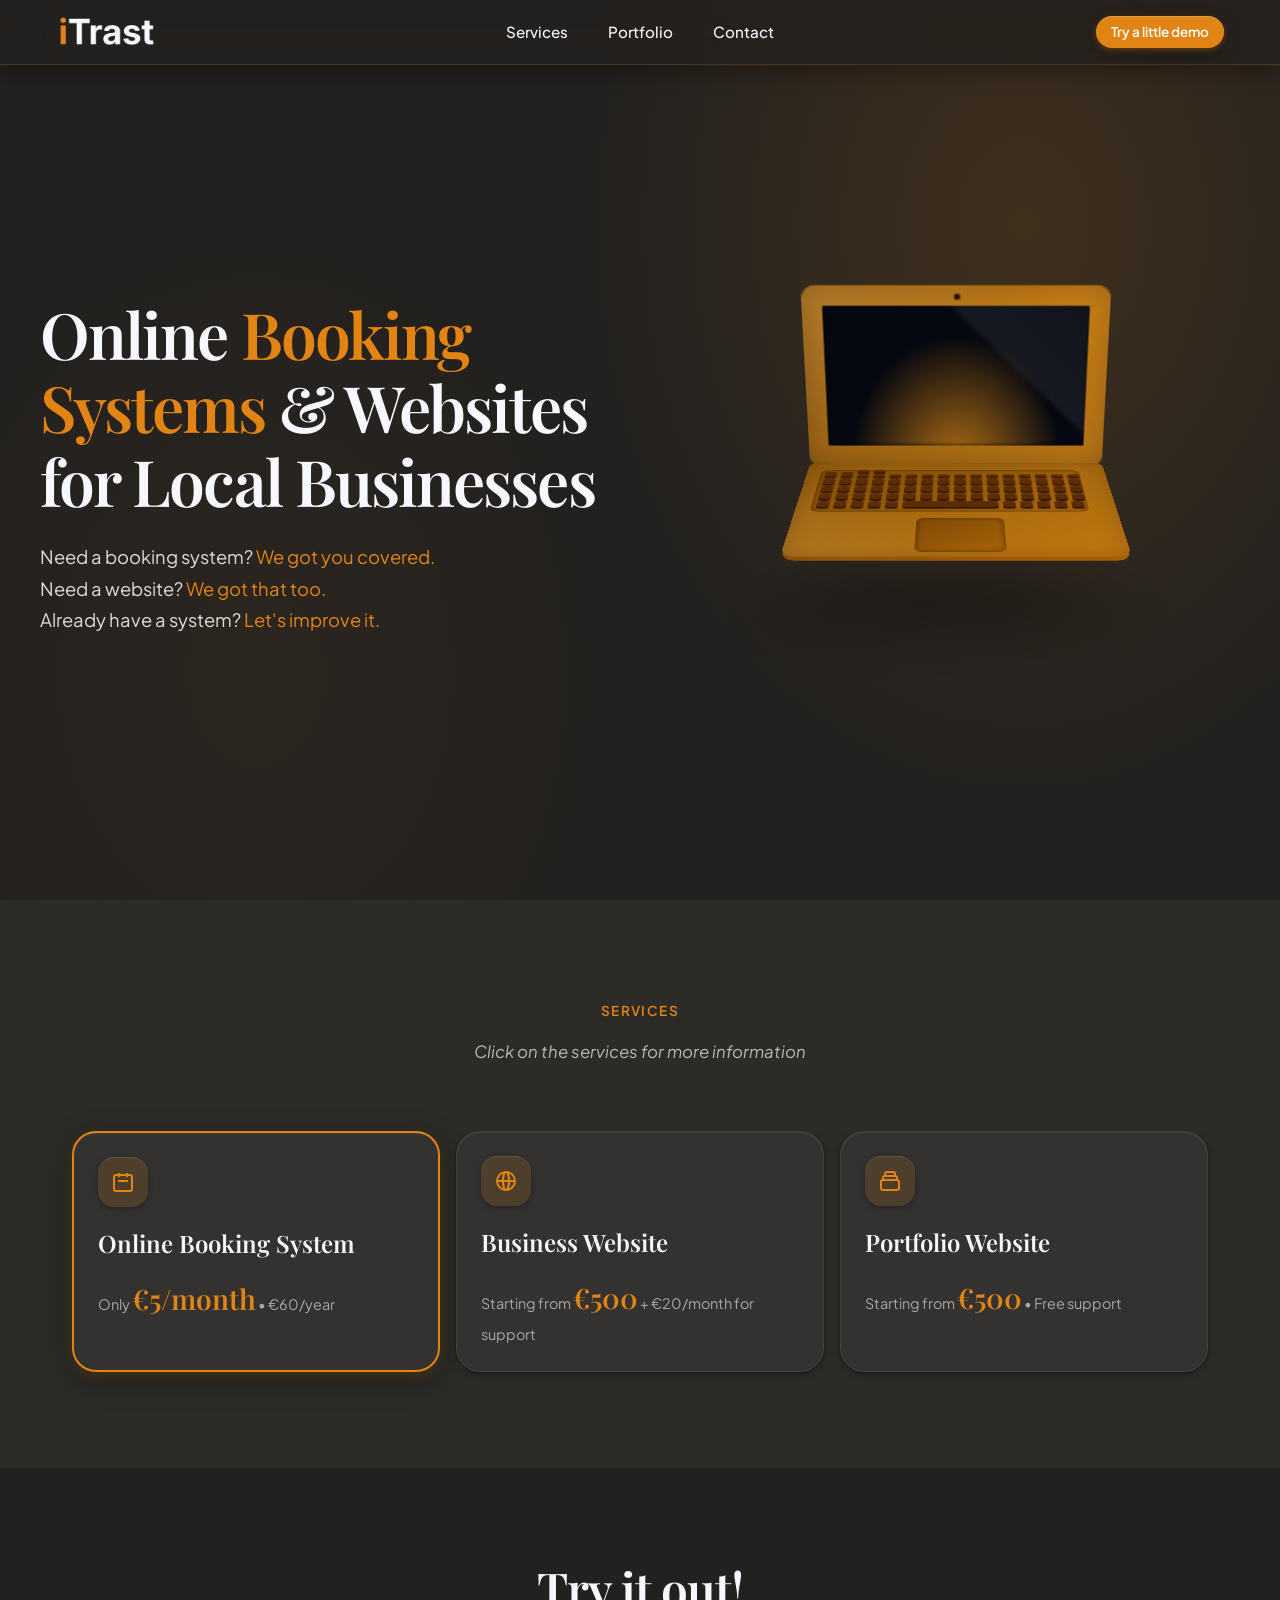
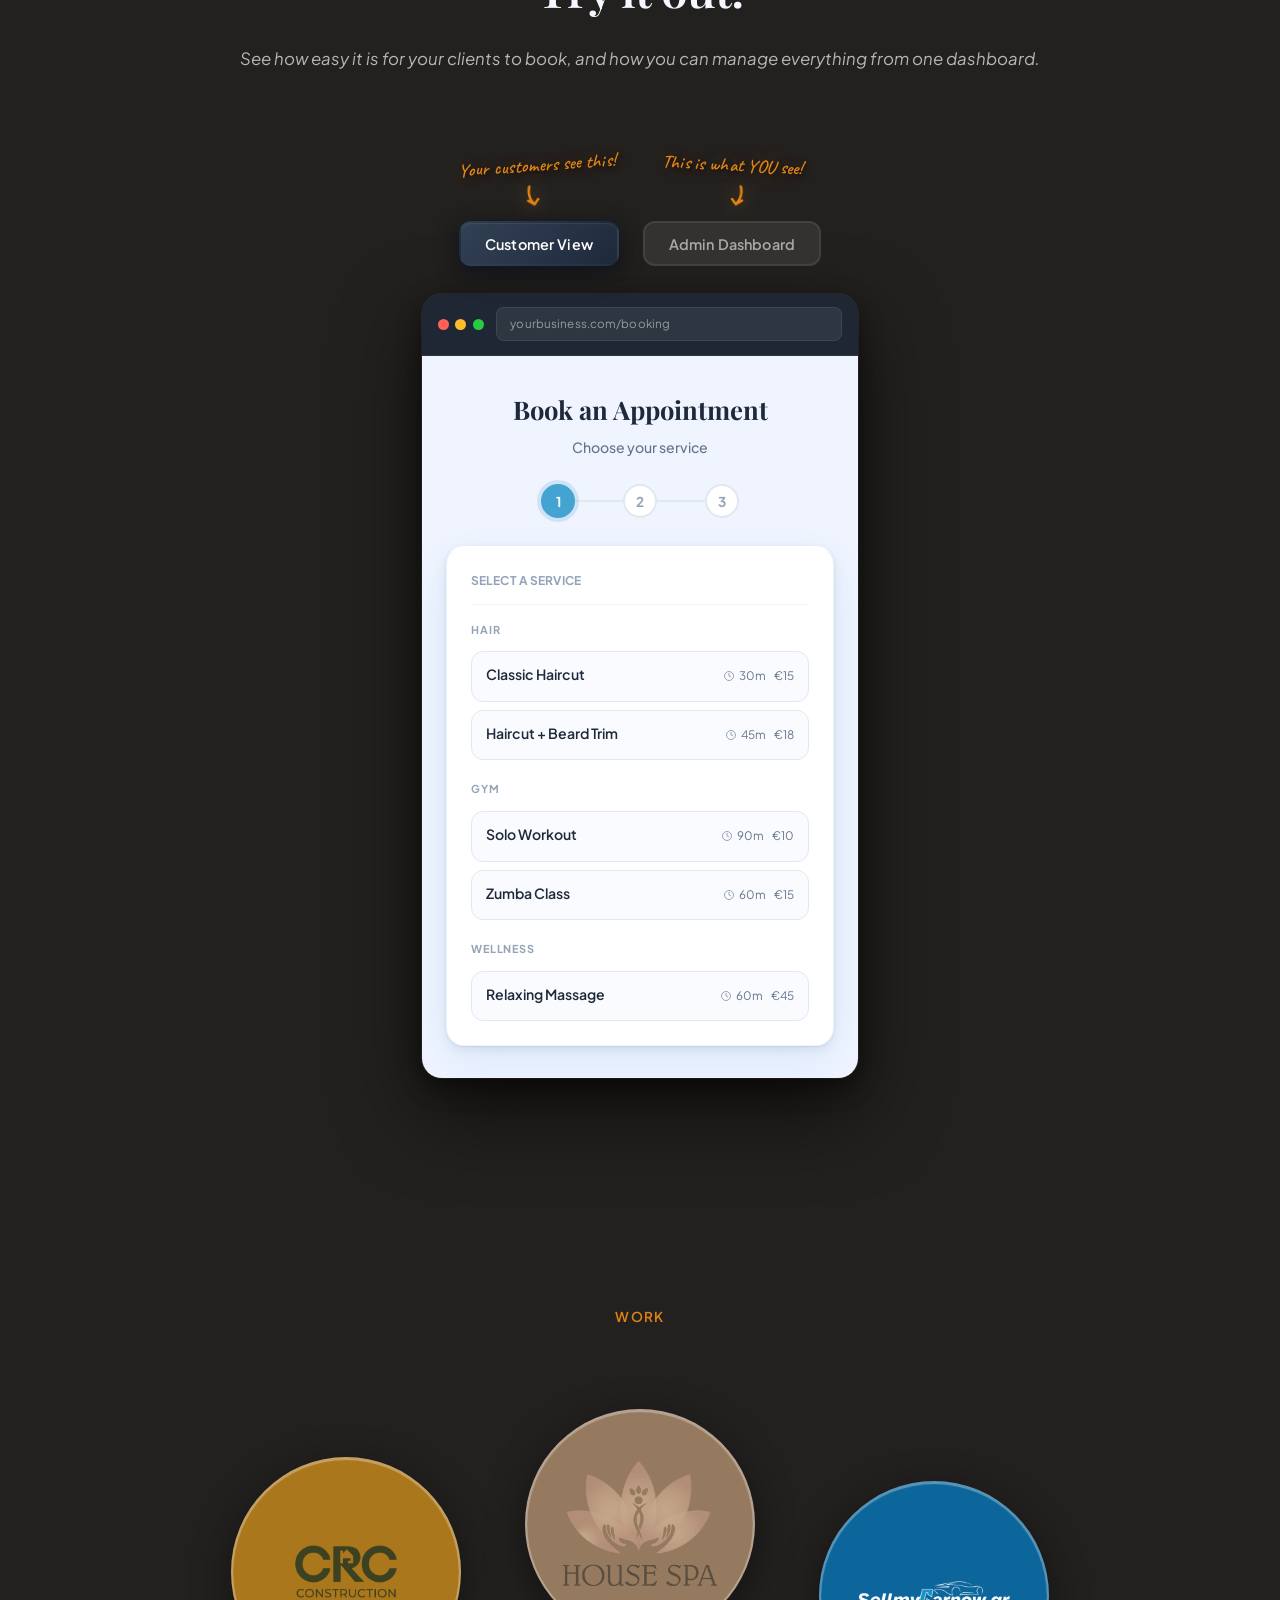
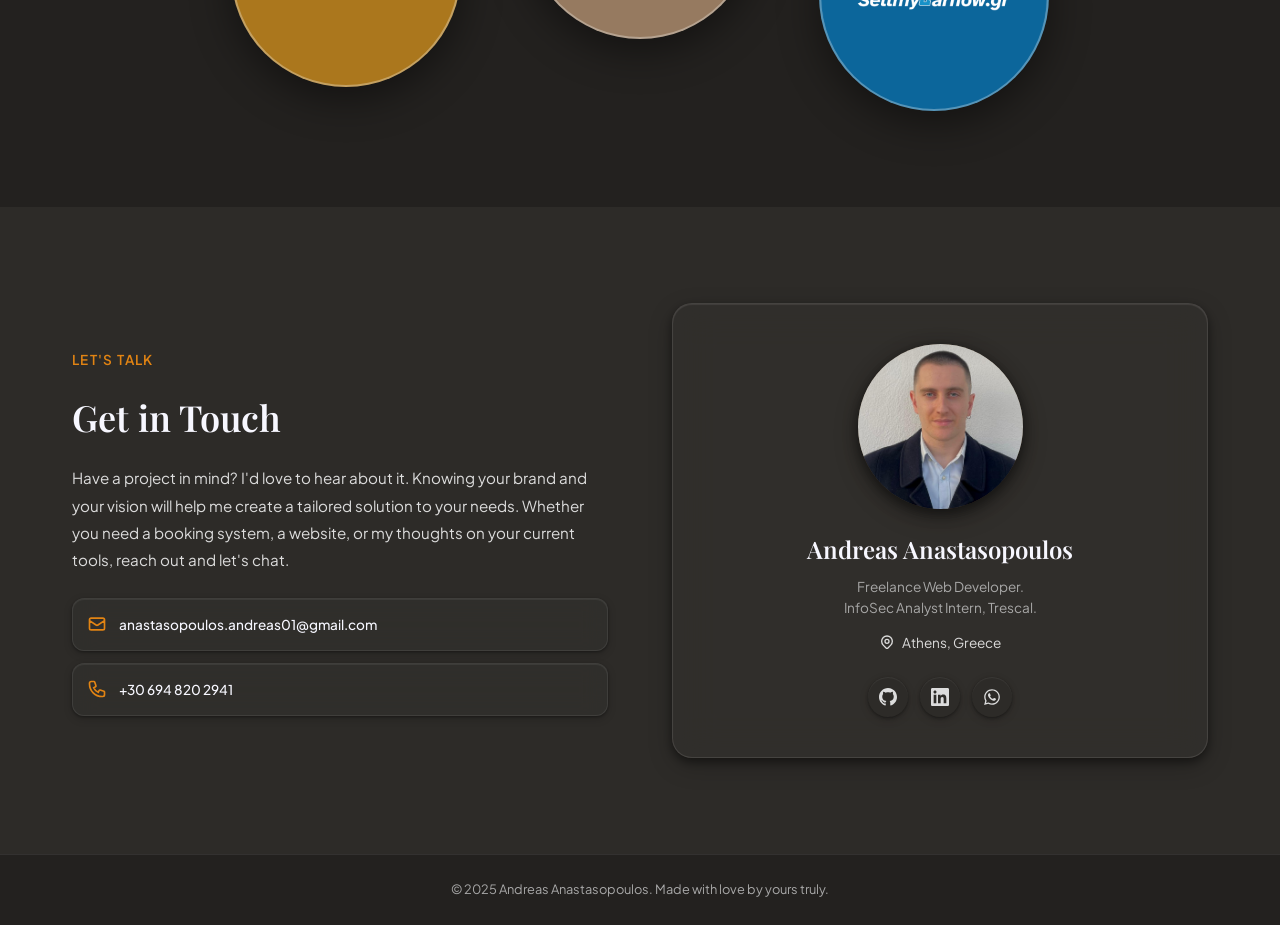
<file: index.html>
﻿<!DOCTYPE html>
<html lang="en">

<head>
    <!-- Google tag (gtag.js) -->
    <script async src="https://www.googletagmanager.com/gtag/js?id=G-56T9JVD9WK"></script>
    <script>
        window.dataLayer = window.dataLayer || [];
        function gtag() { dataLayer.push(arguments); }
        gtag('js', new Date());

        gtag('config', 'G-56T9JVD9WK');
    </script>
    <meta charset="UTF-8">
    <meta name="viewport" content="width=device-width, initial-scale=1.0">
    <title>iTrast - Online Booking Systems & Websites</title>
    <meta name="description"
        content="Custom online booking systems & website solution services for barbershops, gyms, massage therapists, spas, doctors, and local businesses. Made with love by a young creative developer based in Athens, Greece.">
    <meta name="keywords"
        content="online booking system, booking website, barbershop booking, gym booking system, spa booking, doctor appointment system, custom website development, web developer Athens, local business website, iTrast, freelance developer Greece, booking software, website builder Athens" />
    <meta name="robots" content="index, follow" />
    <link rel="canonical" href="https://andreasanastasopoulos.github.io/" />
    <meta property="og:type" content="website" />
    <meta property="og:title" content="iTrast — Online Booking Systems & Websites" />
    <meta property="og:description"
        content="Custom online booking systems & websites for barbershops, gyms, spas, doctors and local businesses. Built by a creative developer based in Athens, Greece." />
    <meta property="og:url" content="https://andreasanastasopoulos.github.io/" />
    <meta property="og:image" content="https://andreasanastasopoulos.github.io/iTrast/iTrast-square.png" />
    <meta name="twitter:card" content="summary" />
    <meta name="twitter:title" content="iTrast — Online Booking Systems & Websites" />
    <meta name="twitter:description"
        content="Custom online booking systems & websites for barbershops, gyms, spas, doctors and local businesses." />
    <meta name="twitter:image" content="https://andreasanastasopoulos.github.io/iTrast/iTrast-square.png" />

    <!-- Google Fonts -->
    <link rel="preconnect" href="https://fonts.googleapis.com">
    <link rel="preconnect" href="https://fonts.gstatic.com" crossorigin>
    <link
        href="https://fonts.googleapis.com/css2?family=Caveat:wght@500;600;700&family=Plus+Jakarta+Sans:ital,wght@0,400;0,500;0,600;0,700;1,400;1,500&family=Playfair+Display:ital,wght@0,500;0,600;0,700;1,500;1,600&display=swap"
        rel="stylesheet">

    <!-- Favicon Links -->
    <link rel="apple-touch-icon" sizes="180x180" href="iTrast/favicon_io/apple-touch-icon.png">
    <link rel="icon" type="image/png" sizes="32x32" href="iTrast/favicon_io/favicon-32x32.png">
    <link rel="icon" type="image/png" sizes="16x16" href="iTrast/favicon_io/favicon-16x16.png">
    <link rel="manifest" href="iTrast/favicon_io/site.webmanifest">
    <link rel="stylesheet" href="styles.css" />
    <link rel="stylesheet" href="portfolio.css" />
</head>

<body>
    <!-- Navigation -->
    <nav class="nav">
        <div class="nav-inner">
            <a href="#" class="nav-logo"><img src="iTrast/iTrast.png" alt="iTrast Logo"></a>
            <div class="nav-links">
                <a href="#services">Services</a>
                <a href="#portfolio">Portfolio</a>
                <a href="#contact">Contact</a>
            </div>
            <div class="nav-right">
                <a href="#demo" class="btn btn-primary nav-cta-btn">Try a little demo</a>
                <button class="mobile-menu-btn" onclick="toggleMenu()">
                    <span></span>
                    <span></span>
                    <span></span>
                </button>
            </div>
        </div>
    </nav>

    <!-- Mobile Menu -->
    <div class="mobile-menu" id="mobileMenu">
        <button class="mobile-menu-close" onclick="toggleMenu()">×</button>
        <a href="#services" onclick="toggleMenu()">Services</a>
        <a href="#portfolio" onclick="toggleMenu()">Portfolio</a>
        <a href="#contact" onclick="toggleMenu()">Contact</a>
        <a href="#demo" class="btn btn-primary mobile-menu-cta" onclick="toggleMenu()">Try a little demo</a>
    </div>

    <!-- Hero Section -->
    <section class="hero">
        <div class="hero-inner">
            <div class="hero-content">
                <h1>Online <span>Booking Systems</span> & Websites for Local Businesses</h1>
                <p class="hero-description">Need a booking system? <span>We got you covered.</span><br>
                    Need a website? <span>We got that too.</span><br>Already have a system? <span>Let's improve
                        it.</span></p>
            </div>
            <div class="hero-visual">
                <div class="macbook-wrap">
                    <div class="laptop-ball"></div>
                    <div class="macbook">
                        <div class="inner">
                            <div class="screen">
                                <div class="face-one">
                                    <div class="camera"></div>
                                    <div class="display">
                                        <div class="shade"></div>
                                    </div>
                                </div>
                                <img src="iTrast/iTrast.png" class="mac-logo" alt="iTrast Logo">
                            </div>
                            <div class="body">
                                <div class="face-one">
                                    <div class="touchpad"></div>
                                    <div class="keyboard">
                                        <div class="key"></div><div class="key"></div><div class="key"></div><div class="key"></div><div class="key"></div>
                                        <div class="key space"></div>
                                        <div class="key"></div><div class="key"></div><div class="key"></div><div class="key"></div><div class="key"></div>
                                        <div class="key"></div><div class="key"></div><div class="key"></div><div class="key"></div><div class="key"></div>
                                        <div class="key"></div><div class="key"></div><div class="key"></div><div class="key"></div><div class="key"></div>
                                        <div class="key"></div><div class="key"></div><div class="key"></div><div class="key"></div><div class="key"></div>
                                        <div class="key"></div><div class="key"></div><div class="key"></div><div class="key"></div><div class="key"></div>
                                        <div class="key"></div><div class="key"></div><div class="key"></div><div class="key"></div><div class="key"></div>
                                        <div class="key"></div><div class="key"></div><div class="key"></div><div class="key"></div><div class="key"></div>
                                        <div class="key"></div><div class="key"></div><div class="key"></div><div class="key"></div><div class="key"></div>
                                        <div class="key"></div><div class="key"></div><div class="key"></div><div class="key"></div><div class="key"></div>
                                        <div class="key"></div><div class="key"></div><div class="key"></div><div class="key"></div><div class="key"></div>
                                        <div class="key"></div><div class="key"></div><div class="key"></div><div class="key"></div><div class="key"></div>
                                        <div class="key f"></div><div class="key f"></div><div class="key f"></div><div class="key f"></div><div class="key f"></div>
                                        <div class="key f"></div><div class="key f"></div><div class="key f"></div><div class="key f"></div><div class="key f"></div>
                                        <div class="key f"></div><div class="key f"></div><div class="key f"></div><div class="key f"></div><div class="key f"></div>
                                        <div class="key f"></div>
                                    </div>
                                </div>
                                <div class="pad one"></div>
                                <div class="pad two"></div>
                                <div class="pad three"></div>
                                <div class="pad four"></div>
                            </div>
                        </div>
                        <div class="shadow"></div>
                    </div>
                </div>
            </div>
        </div>
    </section>

    <!-- Services Section -->
    <section class="services" id="services">
        <div class="section-inner">
            <div class="section-header">
                <span class="section-label">Services</span>
                <p class="section-subtitle">Click on the services for more information</p>
            </div>

            <div class="services-grid">
                <!-- Featured: Booking System -->
                <div class="service-card featured" onclick="toggleService(this)">
                    <div class="service-icon">
                        <svg fill="none" stroke="currentColor" stroke-width="2" viewBox="0 0 24 24">
                            <path
                                d="M8 7V3m8 4V3m-9 8h10M5 21h14a2 2 0 002-2V7a2 2 0 00-2-2H5a2 2 0 00-2 2v12a2 2 0 002 2z" />
                        </svg>
                    </div>
                    <h3 class="service-title">Online Booking System</h3>
                    <div class="service-description">
                        <p style="line-height: 1.7;">
                            <span class="heading-wrapper"><span class="section-heading">Is this you?</span></span><br>
                            Customers text you to book, you manually check your notes, coordinate times, they cancel
                            last minute, and you scramble to reach other clients about sudden availability.<br>
                            <br>
                            <span class="heading-wrapper"><span class="section-heading solution">Put your booking
                                    process online.</span></span><br>
                            Let customers book 24/7, automatically get reminded,
                            and you manage everything from one dashboard.<br> <span style="font-weight: 600;">You'll
                                love
                                it. Your customers will too.</span>
                        </p>
                    </div>
                    <ul class="service-features">
                        <li>24/7 online appointment scheduling</li>
                        <li>Automated confirmation e-mails</li>
                        <li>Easy calendar management for you</li>
                        <li>Lightning fast booking for your customers</li>
                        <li>Custom-tailored to your needs</li>
                        <li>Sign-up / No sign-up bookings</li>
                        <li>Payment options / Pay later in cash</li>
                        <li>Different profiles for your staff</li>
                    </ul>
                    <p class="service-price">Only <span>€5/month</span> • €60/year</p>
                </div>

                <!-- Business Website -->
                <div class="service-card" onclick="toggleService(this)">
                    <div class="service-icon">
                        <svg fill="none" stroke="currentColor" stroke-width="2" viewBox="0 0 24 24">
                            <path
                                d="M21 12a9 9 0 01-9 9m9-9a9 9 0 00-9-9m9 9H3m9 9a9 9 0 01-9-9m9 9c1.657 0 3-4.03 3-9s-1.343-9-3-9m0 18c-1.657 0-3-4.03-3-9s1.343-9 3-9m-9 9a9 9 0 019-9" />
                        </svg>
                    </div>
                    <h3 class="service-title">Business Website</h3>
                    <div class="service-description">
                        <p style="line-height: 1.7;">
                            <span class="heading-wrapper"><span class="section-heading">Is this you?</span></span><br>
                            Potential customers search for your services online, but they can't find you. Or even worse,
                            they find your competitors instead.<br>
                            <br>
                            <span class="heading-wrapper"><span class="section-heading solution">Get found
                                    online.</span></span><br>
                            A professional website that showcases your services, builds trust, and makes it easy for new
                            clients to contact you.
                        </p>
                    </div>
                    <ul class="service-features">
                        <li>Clean, modern design</li>
                        <li>Works perfectly on all devices</li>
                        <li>Shows up on Google</li>
                        <li>Convey your unique value and services to potential clients</li>
                        <li>We help you film content to showcase your services</li>
                        <li>Bookings, purchases, and customer management integrated if needed</li>
                        <li>We handle your online domain & hosting, you can focus on your business</li>
                    </ul>
                    <p class="service-price">Starting from <span>€500</span> + €20/month for support</p>
                </div>

                <!-- Portfolio Website -->
                <div class="service-card" onclick="toggleService(this)">
                    <div class="service-icon">
                        <svg fill="none" stroke="currentColor" stroke-width="2" viewBox="0 0 24 24">
                            <path
                                d="M19 11H5m14 0a2 2 0 012 2v6a2 2 0 01-2 2H5a2 2 0 01-2-2v-6a2 2 0 012-2m14 0V9a2 2 0 00-2-2M5 11V9a2 2 0 012-2m0 0V5a2 2 0 012-2h6a2 2 0 012 2v2M7 7h10" />
                        </svg>
                    </div>
                    <h3 class="service-title">Portfolio Website</h3>
                    <div class="service-description">
                        <p style="line-height: 1.7;">
                            <span class="heading-wrapper"><span class="section-heading">Is this you?</span></span><br>
                            You do great work, but showing it off means scrolling through your phone or digging through
                            folders. Not exactly professional.<br>
                            <br>
                            <span class="heading-wrapper"><span class="section-heading solution">Let your work speak for
                                    itself.</span></span><br>
                            A beautiful portfolio that showcases your best projects and establishes you as the
                            professional you are.
                        </p>
                    </div>
                    <ul class="service-features">
                        <li>Showcase your best work</li>
                        <li>Put your personal brand on the page</li>
                        <li>We help you film content to showcase your projects</li>
                        <li>We handle your online domain & hosting, you can focus on your craft</li>
                    </ul>
                    <p class="service-price">Starting from <span>€500</span> • Free support</p>
                </div>
            </div>
        </div>
    </section>

    <!-- Demo Section -->
    <section class="section demo-section" id="demo">
        <div class="section-inner">
            <div class="section-header">
                <h2 class="section-title">Try it out!</h2>
                <p class="section-sub">See how easy it is for your clients to book, and how you can manage everything
                    from one dashboard.</p>
            </div>
            <div class="demo-container">
                <div class="view-toggle">
                    <div class="view-buttons">
                        <div class="button-with-annotation">
                            <div class="chalk-annotation left">
                                <span>Your customers see this!</span>
                                <svg viewBox="0 0 35 28">
                                    <path d="M8 4 C6 10, 7 16, 12 22 M6 18 L12 22 L16 17" />
                                </svg>
                            </div>
                            <button id="customerViewBtn" class="view-btn active" onclick="showView('customer',event)"><span
                                    class="btn-text-long">Customer View</span><span
                                    class="btn-text-short">Customer</span></button>
                        </div>
                        <div class="button-with-annotation">
                            <div class="chalk-annotation right">
                                <span>This is what YOU see!</span>
                                <svg viewBox="0 0 35 28">
                                    <path d="M27 4 C29 10, 28 16, 23 22 M19 17 L23 22 L29 18" />
                                </svg>
                            </div>
                            <button id="adminViewBtn" class="view-btn" onclick="showView('admin',event)"><span class="btn-text-long">Admin
                                    Dashboard</span><span class="btn-text-short">Admin</span></button>
                        </div>
                    </div>
                </div>
                <div class="demo-frame">
                    <div class="demo-bar">
                        <div class="demo-dots"><span class="demo-dot r"></span><span class="demo-dot y"></span><span
                                class="demo-dot g"></span></div>
                        <div class="demo-url" id="browserUrl">yourbusiness.com/booking</div>
                    </div>
                    <div class="demo-content">
                        <div class="customer-view" id="customerView">
                            <div class="book-container">
                                <div class="book-header">
                                    <h2>Book an Appointment</h2>
                                    <p id="stepDesc">Choose your service</p>
                                </div>
                                <div class="progress">
                                    <div class="step-num active" id="s1">1</div>
                                    <div class="step-line" id="l1"></div>
                                    <div class="step-num" id="s2">2</div>
                                    <div class="step-line" id="l2"></div>
                                    <div class="step-num" id="s3">3</div>
                                </div>
                                <div class="book-card">
                                    <div id="step1">
                                        <h3 class="card-title">Select a Service</h3>
                                        <div class="svc-grid" id="svcGrid"></div>
                                    </div>
                                    <div class="cal-wrap" id="step2">
                                        <div
                                            style="display:flex;justify-content:space-between;align-items:center;margin-bottom:1rem;gap:0.5rem">
                                            <h3 class="card-title" style="margin-bottom:0;border:none;padding-bottom:0">
                                                Select Date & Time</h3>
                                            <button class="back-btn" onclick="goStep(1)">Back</button>
                                        </div>
                                        <div class="cal-head">
                                            <button class="cal-nav" onclick="chgMonth(-1)">‹</button>
                                            <div class="cal-month" id="curMonth"></div>
                                            <button class="cal-nav" onclick="chgMonth(1)">›</button>
                                        </div>
                                        <div class="weekdays">
                                            <div class="wd">Mon</div>
                                            <div class="wd">Tue</div>
                                            <div class="wd">Wed</div>
                                            <div class="wd">Thu</div>
                                            <div class="wd">Fri</div>
                                            <div class="wd">Sat</div>
                                            <div class="wd">Sun</div>
                                        </div>
                                        <div class="days-grid" id="calDays"></div>
                                        <div class="times-wrap" id="timesWrap">
                                            <div
                                                style="display:flex;justify-content:space-between;align-items:center;margin-bottom:1rem;gap:0.5rem;flex-wrap:wrap">
                                                <div class="times-title" id="dateDisp">Available times:</div>
                                                <button class="back-btn" onclick="backToCalendar()">Back</button>
                                            </div>
                                            <div class="times-grid" id="timesGrid"></div>
                                        </div>
                                    </div>
                                    <div class="form-wrap" id="step3">
                                        <div
                                            style="display:flex;justify-content:space-between;align-items:center;margin-bottom:1rem;gap:0.5rem">
                                            <h3 class="card-title" style="margin-bottom:0;border:none;padding-bottom:0">
                                                Your Details</h3>
                                            <button class="back-btn" onclick="goStep(2)">Back</button>
                                        </div>
                                        <div class="summary">
                                            <div class="sum-label">Your booking:</div>
                                            <div class="sum-val" id="bookSum">-</div>
                                        </div>
                                        <div class="form-group"><label>Full Name</label><input type="text"
                                                id="cName"><span class="error-msg" id="nameError"></span>
                                        </div>
                                        <div class="form-group"><label>Email</label><input type="email"
                                                id="cEmail"><span class="error-msg" id="emailError"></span></div>
                                        <div class="form-group"><label>Phone</label><input type="tel" id="cPhone"><span
                                                class="error-msg" id="phoneError"></span></div>
                                        <div id="rateError" class="error-msg"
                                            style="text-align:center;margin-bottom:0.5rem;display:none"></div>
                                        <button class="submit-btn" onclick="submitBook()">Confirm Booking</button>
                                    </div>
                                    <div class="success" id="successState">
                                        <div class="success-icon"><svg fill="none" stroke="currentColor"
                                                stroke-width="3" viewBox="0 0 24 24">
                                                <path stroke-linecap="round" stroke-linejoin="round"
                                                    d="M5 13l4 4L19 7" />
                                            </svg></div>
                                        <h3>Booking Confirmed</h3>
                                        <p>You will receive a confirmation email shortly.</p>
                                        <button class="submit-btn submit-btn--outline" onclick="resetBook()">Book
                                            Another</button>
                                        <button class="submit-btn submit-btn--solid"
                                            onclick="viewAdminDashboard()">Verify it on Admin Dashboard</button>
                                    </div>
                                </div>
                            </div>
                        </div>
                        <div class="admin-view" id="adminView">
                            <div class="admin-head">
                                <h2 class="admin-title">Dashboard</h2>
                                <div class="admin-user">
                                    <div class="admin-avatar">
                                        <svg fill="none" stroke="currentColor" stroke-width="2" viewBox="0 0 24 24">
                                            <path
                                                d="M20 21v-2a4 4 0 00-4-4H8a4 4 0 00-4 4v2M12 3a4 4 0 110 8 4 4 0 010-8z" />
                                        </svg>
                                    </div><span class="admin-name">Welcome, Admin!</span>
                                </div>
                            </div>
                            <div class="stats">
                                <div class="stat">
                                    <div class="stat-label">Today</div>
                                    <div class="stat-val" id="todayCnt">3</div>
                                </div>
                                <div class="stat">
                                    <div class="stat-label">This Week</div>
                                    <div class="stat-val" id="weekCnt">12</div>
                                </div>
                                <div class="stat">
                                    <div class="stat-label">Revenue</div>
                                    <div class="stat-val green" id="revenueCnt">€0</div>
                                </div>
                            </div>
                            <div class="panel">
                                <div class="panel-head">
                                    <div class="panel-title">
                                        <div class="panel-tabs">
                                            <button class="panel-tab active"
                                                onclick="switchTableView('upcoming', event)">Upcoming</button>
                                            <button class="panel-tab"
                                                onclick="switchTableView('history', event)">History</button>
                                        </div>
                                    </div>
                                    <div class="filters">
                                        <button class="filter active" onclick="filterBook('all',event)">All</button>
                                        <button class="filter"
                                            onclick="filterBook('confirmed',event)">Confirmed</button>
                                        <button class="filter"
                                            onclick="filterBook('cancelled',event)">Cancelled</button>
                                        <select class="filter-select" onchange="filterBookFromSelect(this)">
                                            <option value="all">All</option>
                                            <option value="confirmed">Confirmed</option>
                                            <option value="cancelled">Cancelled</option>
                                        </select>
                                    </div>
                                </div>
                                <div class="table-wrap">
                                    <table>
                                        <thead>
                                            <tr>
                                                <th>Client</th>
                                                <th>Service</th>
                                                <th>Date & Time</th>
                                                <th>Status</th>
                                                <th>Actions</th>
                                            </tr>
                                        </thead>
                                        <tbody id="bookBody"></tbody>
                                    </table>
                                </div>
                            </div>
                        </div>
                    </div>
                </div>
            </div>
        </div>
    </section>

    <!-- Portfolio Section -->
    <section class="portfolio-index" id="portfolio">
        <div class="section-inner">
            <div class="section-header">
                <span class="section-label">Work</span>
            </div>

            <div class="bubbles-arena">

                <!-- CRC Construction -->
                <div class="bubble-container bubble-1">
                    <a href="https://www.crcconstruction.gr/" target="_blank" rel="noopener noreferrer" class="bubble"
                        aria-label="Visit CRC Construction website">
                        <img src="assets/crc-logo.png" alt="CRC Construction logo">
                    </a>
                </div>

                <!-- House Spa Holistic -->
                <div class="bubble-container bubble-2">
                    <a href="https://housespaholistic.com/home" target="_blank" rel="noopener noreferrer" class="bubble"
                        aria-label="Visit House Spa Holistic website">
                        <img src="assets/housespa-logo.png" alt="House Spa Holistic logo">
                    </a>
                </div>

                <!-- Sell My Car Now -->
                <div class="bubble-container bubble-3">
                    <a href="https://sellmycarnow.gr/sell" target="_blank" rel="noopener noreferrer" class="bubble"
                        aria-label="Visit Sell My Car Now website">
                        <img src="assets/sellmycar-logo.png" alt="Sell My Car Now logo">
                    </a>
                </div>

            </div>
        </div>
    </section>

    <!-- Contact Section -->
    <section class="contact" id="contact">
        <div class="section-inner">
            <div class="contact-grid">
                <div class="contact-info">
                    <span class="section-label">Let's Talk</span>
                    <h2>Get in Touch</h2>
                    <p>Have a project in mind? I'd love to hear about it. Knowing your brand and your vision will help
                        me create a tailored solution to your needs. Whether you need a booking system, a website, or my
                        thoughts on your current tools, reach out and let's chat.</p>

                    <div class="contact-methods">
                        <a href="mailto:anastasopoulos.andreas01@gmail.com" class="contact-method">
                            <svg fill="none" stroke="currentColor" stroke-width="2" viewBox="0 0 24 24">
                                <path
                                    d="M3 8l7.89 5.26a2 2 0 002.22 0L21 8M5 19h14a2 2 0 002-2V7a2 2 0 00-2-2H5a2 2 0 00-2 2v10a2 2 0 002 2z" />
                            </svg>
                            <span>anastasopoulos.andreas01@gmail.com</span>
                        </a>
                        <a href="tel:+306948202941" class="contact-method">
                            <svg fill="none" stroke="currentColor" stroke-width="2" viewBox="0 0 24 24">
                                <path
                                    d="M3 5a2 2 0 012-2h3.28a1 1 0 01.948.684l1.498 4.493a1 1 0 01-.502 1.21l-2.257 1.13a11.042 11.042 0 005.516 5.516l1.13-2.257a1 1 0 011.21-.502l4.493 1.498a1 1 0 01.684.949V19a2 2 0 01-2 2h-1C9.716 21 3 14.284 3 6V5z" />
                            </svg>
                            <span>+30 694 820 2941</span>
                        </a>
                    </div>
                </div>

                <div class="contact-image">
                    <div class="about-card">
                        <div class="about-avatar"><img src="iTrast/PHOTO CV.jpeg" alt="Andreas Anastasopoulos"></div>
                        <h3 class="about-name">Andreas Anastasopoulos</h3>
                        <p class="about-title">Freelance Web Developer.<br>InfoSec Analyst Intern, Trescal.</p>
                        <p class="about-location">
                            <svg fill="none" stroke="currentColor" stroke-width="2" viewBox="0 0 24 24">
                                <path
                                    d="M17.657 16.657L13.414 20.9a1.998 1.998 0 01-2.827 0l-4.244-4.243a8 8 0 1111.314 0z" />
                                <path d="M15 11a3 3 0 11-6 0 3 3 0 016 0z" />
                            </svg>
                            Athens, Greece
                        </p>
                        <div class="social-links">
                            <a href="https://github.com/AndreasAnastasopoulos" target="_blank" aria-label="GitHub">
                                <svg fill="currentColor" viewBox="0 0 24 24">
                                    <path
                                        d="M12 0c-6.626 0-12 5.373-12 12 0 5.302 3.438 9.8 8.207 11.387.599.111.793-.261.793-.577v-2.234c-3.338.726-4.033-1.416-4.033-1.416-.546-1.387-1.333-1.756-1.333-1.756-1.089-.745.083-.729.083-.729 1.205.084 1.839 1.237 1.839 1.237 1.07 1.834 2.807 1.304 3.492.997.107-.775.418-1.305.762-1.604-2.665-.305-5.467-1.334-5.467-5.931 0-1.311.469-2.381 1.236-3.221-.124-.303-.535-1.524.117-3.176 0 0 1.008-.322 3.301 1.23.957-.266 1.983-.399 3.003-.404 1.02.005 2.047.138 3.006.404 2.291-1.552 3.297-1.23 3.297-1.23.653 1.653.242 2.874.118 3.176.77.84 1.235 1.911 1.235 3.221 0 4.609-2.807 5.624-5.479 5.921.43.372.823 1.102.823 2.222v3.293c0 .319.192.694.801.576 4.765-1.589 8.199-6.086 8.199-11.386 0-6.627-5.373-12-12-12z" />
                                </svg>
                            </a>
                            <a href="https://www.linkedin.com/in/anastasopoulos-andreas/" target="_blank"
                                aria-label="LinkedIn">
                                <svg fill="currentColor" viewBox="0 0 24 24">
                                    <path
                                        d="M20.447 20.452h-3.554v-5.569c0-1.328-.027-3.037-1.852-3.037-1.853 0-2.136 1.445-2.136 2.939v5.667H9.351V9h3.414v1.561h.046c.477-.9 1.637-1.85 3.37-1.85 3.601 0 4.267 2.37 4.267 5.455v6.286zM5.337 7.433c-1.144 0-2.063-.926-2.063-2.065 0-1.138.92-2.063 2.063-2.063 1.14 0 2.064.925 2.064 2.063 0 1.139-.925 2.065-2.064 2.065zm1.782 13.019H3.555V9h3.564v11.452zM22.225 0H1.771C.792 0 0 .774 0 1.729v20.542C0 23.227.792 24 1.771 24h20.451C23.2 24 24 23.227 24 22.271V1.729C24 .774 23.2 0 22.222 0h.003z" />
                                </svg>
                            </a>
                            <a href="https://wa.me/306948202941" target="_blank" aria-label="WhatsApp">
                                <svg fill="currentColor" xmlns="http://www.w3.org/2000/svg"
                                    viewBox="0 0 448 512"><!--!Font Awesome Free v7.1.0 by @fontawesome - https://fontawesome.com License - https://fontawesome.com/license/free Copyright 2026 Fonticons, Inc.-->
                                    <path
                                        d="M380.9 97.1c-41.9-42-97.7-65.1-157-65.1-122.4 0-222 99.6-222 222 0 39.1 10.2 77.3 29.6 111L0 480 117.7 449.1c32.4 17.7 68.9 27 106.1 27l.1 0c122.3 0 224.1-99.6 224.1-222 0-59.3-25.2-115-67.1-157zm-157 341.6c-33.2 0-65.7-8.9-94-25.7l-6.7-4-69.8 18.3 18.6-68.1-4.4-7c-18.5-29.4-28.2-63.3-28.2-98.2 0-101.7 82.8-184.5 184.6-184.5 49.3 0 95.6 19.2 130.4 54.1s56.2 81.2 56.1 130.5c0 101.8-84.9 184.6-186.6 184.6zM325.1 300.5c-5.5-2.8-32.8-16.2-37.9-18-5.1-1.9-8.8-2.8-12.5 2.8s-14.3 18-17.6 21.8c-3.2 3.7-6.5 4.2-12 1.4-32.6-16.3-54-29.1-75.5-66-5.7-9.8 5.7-9.1 16.3-30.3 1.8-3.7 .9-6.9-.5-9.7s-12.5-30.1-17.1-41.2c-4.5-10.8-9.1-9.3-12.5-9.5-3.2-.2-6.9-.2-10.6-.2s-9.7 1.4-14.8 6.9c-5.1 5.6-19.4 19-19.4 46.3s19.9 53.7 22.6 57.4c2.8 3.7 39.1 59.7 94.8 83.8 35.2 15.2 49 16.5 66.6 13.9 10.7-1.6 32.8-13.4 37.4-26.4s4.6-24.1 3.2-26.4c-1.3-2.5-5-3.9-10.5-6.6z" />
                                </svg>
                            </a>
                        </div>
                    </div>
                </div>
            </div>
        </div>
    </section>

    <!-- Footer -->
    <footer>
        <p>© 2025 Andreas Anastasopoulos. Made with love by yours truly.</p>
    </footer>
    <script src="script.js"></script>
</body>

</html>
</file>
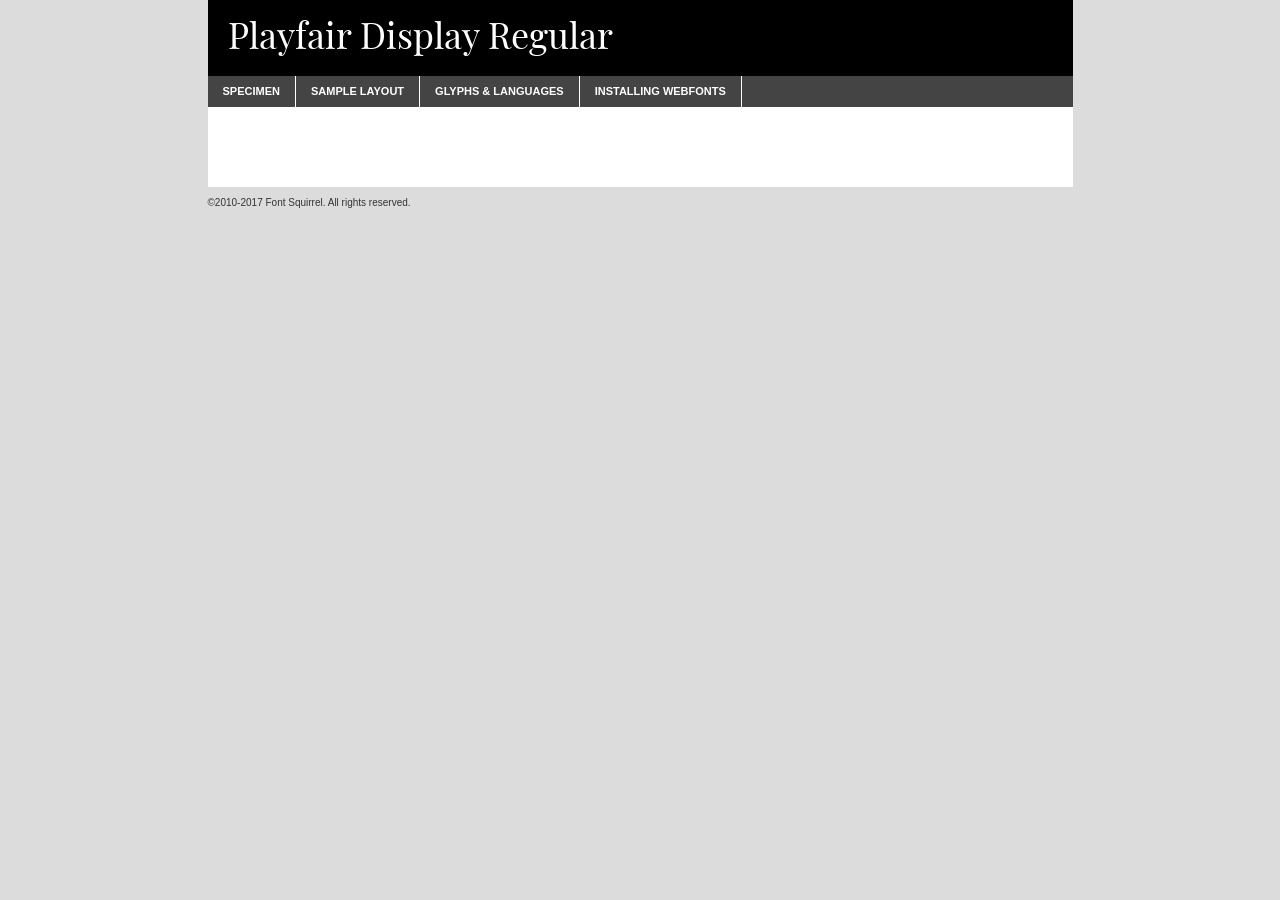
<file: webfontkit-20230719-074131/playfairdisplay-variablefont_wght-demo.html>
<!DOCTYPE html PUBLIC "-//W3C//DTD XHTML 1.0 Transitional//EN"
        "http://www.w3.org/TR/xhtml1/DTD/xhtml1-transitional.dtd">

<html xmlns="http://www.w3.org/1999/xhtml" xml:lang="en" lang="en">
<head>
    <meta http-equiv="Content-Type" content="text/html; charset=utf-8"/>
    <script src="http://ajax.googleapis.com/ajax/libs/jquery/1.7.2/jquery.min.js" type="text/javascript" charset="utf-8"></script>
    <script type="text/javascript">
		(function($) {
			$.fn.easyTabs = function(option) {
				var param = jQuery.extend({ fadeSpeed: 'fast', defaultContent: 1, activeClass: 'active' }, option);
				$(this).each(function() {
					var thisId = '#' + this.id;
					if ( param.defaultContent == '' )
					{
						param.defaultContent = 1;
					}
					if ( typeof param.defaultContent == 'number' )
					{
						var defaultTab = $(thisId + ' .tabs li:eq(' + (param.defaultContent - 1) + ') a').attr('href').substr(1);
					}
					else
					{
						var defaultTab = param.defaultContent;
					}
					$(thisId + ' .tabs li a').each(function() {
						var tabToHide = $(this).attr('href').substr(1);
						$('#' + tabToHide).addClass('easytabs-tab-content');
					});
					hideAll();
					changeContent(defaultTab);

					function hideAll() {$(thisId + ' .easytabs-tab-content').hide();}

					function changeContent(tabId)
					{
						hideAll();
						$(thisId + ' .tabs li').removeClass(param.activeClass);
						$(thisId + ' .tabs li a[href=#' + tabId + ']').closest('li').addClass(param.activeClass);
						if ( param.fadeSpeed != 'none' )
						{
							$(thisId + ' #' + tabId).fadeIn(param.fadeSpeed);
						}
						else
						{
							$(thisId + ' #' + tabId).show();
						}
					}

					$(thisId + ' .tabs li').click(function() {
						var tabId = $(this).find('a').attr('href').substr(1);
						changeContent(tabId);
						return false;
					});
				});
			}
		})(jQuery);
    </script>
    <link rel="stylesheet" href="specimen_files/specimen_stylesheet.css" type="text/css" charset="utf-8"/>
    <link rel="stylesheet" href="stylesheet.css" type="text/css" charset="utf-8"/>

    <style type="text/css">
        		body {
			font-family: 'playfair_displayregular';
        		}

            </style>

    <title>Playfair Display Regular Specimen</title>


    <script type="text/javascript" charset="utf-8">
		$(document).ready(function() {
			$('#container').easyTabs({ defaultContent: 1 });
		});
    </script>
</head>

<body>
<div id="container">
    <div id="header">
		Playfair Display Regular    </div>
    <ul class="tabs">
        <li><a href="#specimen">Specimen</a></li>
        <li><a href="#layout">Sample Layout</a></li>
		        <li><a href="#glyphs">Glyphs &amp; Languages</a></li>
        <li><a href="#installing">Installing Webfonts</a></li>

    </ul>

    <div id="main_content">


        <div id="specimen">

            <div class="section">
                <div class="grid12 firstcol">
                    <div class="huge">AaBb</div>
                </div>
            </div>

            <div class="section">
                <div class="glyph_range">A&#x200B;B&#x200b;C&#x200b;D&#x200b;E&#x200b;F&#x200b;G&#x200b;H&#x200b;I&#x200b;J&#x200b;K&#x200b;L&#x200b;M&#x200b;N&#x200b;O&#x200b;P&#x200b;Q&#x200b;R&#x200b;S&#x200b;T&#x200b;U&#x200b;V&#x200b;W&#x200b;X&#x200b;Y&#x200b;Z&#x200b;a&#x200b;b&#x200b;c&#x200b;d&#x200b;e&#x200b;f&#x200b;g&#x200b;h&#x200b;i&#x200b;j&#x200b;k&#x200b;l&#x200b;m&#x200b;n&#x200b;o&#x200b;p&#x200b;q&#x200b;r&#x200b;s&#x200b;t&#x200b;u&#x200b;v&#x200b;w&#x200b;x&#x200b;y&#x200b;z&#x200b;1&#x200b;2&#x200b;3&#x200b;4&#x200b;5&#x200b;6&#x200b;7&#x200b;8&#x200b;9&#x200b;0&#x200b;&amp;&#x200b;.&#x200b;,&#x200b;?&#x200b;!&#x200b;&#64;&#x200b;(&#x200b;)&#x200b;#&#x200b;$&#x200b;%&#x200b;*&#x200b;+&#x200b;-&#x200b;=&#x200b;:&#x200b;;</div>
            </div>
            <div class="section">
                <div class="grid12 firstcol">
                    <table class="sample_table">
                        <tr>
                            <td>10</td>
                            <td class="size10">abcdefghijklmnopqrstuvwxyzABCDEFGHIJKLMNOPQRSTUVWXYZ0123456789abcdefghijklmnopqrstuvwxyzABCDEFGHIJKLMNOPQRSTUVWXYZ0123456789abcdefghijklmnopqrstuvwxyzABCDEFGHIJKLMNOPQRSTUVWXYZ</td>
                        </tr>
                        <tr>
                            <td>11</td>
                            <td class="size11">abcdefghijklmnopqrstuvwxyzABCDEFGHIJKLMNOPQRSTUVWXYZ0123456789abcdefghijklmnopqrstuvwxyzABCDEFGHIJKLMNOPQRSTUVWXYZ0123456789abcdefghijklmnopqrstuvwxyzABCDEFGHIJKLMNOPQRSTUVWXYZ</td>
                        </tr>
                        <tr>
                            <td>12</td>
                            <td class="size12">abcdefghijklmnopqrstuvwxyzABCDEFGHIJKLMNOPQRSTUVWXYZ0123456789abcdefghijklmnopqrstuvwxyzABCDEFGHIJKLMNOPQRSTUVWXYZ0123456789abcdefghijklmnopqrstuvwxyzABCDEFGHIJKLMNOPQRSTUVWXYZ</td>
                        </tr>
                        <tr>
                            <td>13</td>
                            <td class="size13">abcdefghijklmnopqrstuvwxyzABCDEFGHIJKLMNOPQRSTUVWXYZ0123456789abcdefghijklmnopqrstuvwxyzABCDEFGHIJKLMNOPQRSTUVWXYZ0123456789abcdefghijklmnopqrstuvwxyzABCDEFGHIJKLMNOPQRSTUVWXYZ</td>
                        </tr>
                        <tr>
                            <td>14</td>
                            <td class="size14">abcdefghijklmnopqrstuvwxyzABCDEFGHIJKLMNOPQRSTUVWXYZ0123456789abcdefghijklmnopqrstuvwxyzABCDEFGHIJKLMNOPQRSTUVWXYZ0123456789abcdefghijklmnopqrstuvwxyzABCDEFGHIJKLMNOPQRSTUVWXYZ</td>
                        </tr>
                        <tr>
                            <td>16</td>
                            <td class="size16">abcdefghijklmnopqrstuvwxyzABCDEFGHIJKLMNOPQRSTUVWXYZ0123456789abcdefghijklmnopqrstuvwxyzABCDEFGHIJKLMNOPQRSTUVWXYZ</td>
                        </tr>
                        <tr>
                            <td>18</td>
                            <td class="size18">abcdefghijklmnopqrstuvwxyzABCDEFGHIJKLMNOPQRSTUVWXYZ0123456789abcdefghijklmnopqrstuvwxyzABCDEFGHIJKLMNOPQRSTUVWXYZ</td>
                        </tr>
                        <tr>
                            <td>20</td>
                            <td class="size20">abcdefghijklmnopqrstuvwxyzABCDEFGHIJKLMNOPQRSTUVWXYZ0123456789abcdefghijklmnopqrstuvwxyzABCDEFGHIJKLMNOPQRSTUVWXYZ</td>
                        </tr>
                        <tr>
                            <td>24</td>
                            <td class="size24">abcdefghijklmnopqrstuvwxyzABCDEFGHIJKLMNOPQRSTUVWXYZ0123456789abcdefghijklmnopqrstuvwxyzABCDEFGHIJKLMNOPQRSTUVWXYZ</td>
                        </tr>
                        <tr>
                            <td>30</td>
                            <td class="size30">abcdefghijklmnopqrstuvwxyzABCDEFGHIJKLMNOPQRSTUVWXYZ0123456789abcdefghijklmnopqrstuvwxyzABCDEFGHIJKLMNOPQRSTUVWXYZ</td>
                        </tr>
                        <tr>
                            <td>36</td>
                            <td class="size36">abcdefghijklmnopqrstuvwxyzABCDEFGHIJKLMNOPQRSTUVWXYZ0123456789abcdefghijklmnopqrstuvwxyzABCDEFGHIJKLMNOPQRSTUVWXYZ</td>
                        </tr>
                        <tr>
                            <td>48</td>
                            <td class="size48">abcdefghijklmnopqrstuvwxyzABCDEFGHIJKLMNOPQRSTUVWXYZ0123456789abcdefghijklmnopqrstuvwxyzABCDEFGHIJKLMNOPQRSTUVWXYZ</td>
                        </tr>
                        <tr>
                            <td>60</td>
                            <td class="size60">abcdefghijklmnopqrstuvwxyzABCDEFGHIJKLMNOPQRSTUVWXYZ0123456789abcdefghijklmnopqrstuvwxyzABCDEFGHIJKLMNOPQRSTUVWXYZ</td>
                        </tr>
                        <tr>
                            <td>72</td>
                            <td class="size72">abcdefghijklmnopqrstuvwxyzABCDEFGHIJKLMNOPQRSTUVWXYZ0123456789abcdefghijklmnopqrstuvwxyzABCDEFGHIJKLMNOPQRSTUVWXYZ</td>
                        </tr>
                        <tr>
                            <td>90</td>
                            <td class="size90">abcdefghijklmnopqrstuvwxyzABCDEFGHIJKLMNOPQRSTUVWXYZ0123456789abcdefghijklmnopqrstuvwxyzABCDEFGHIJKLMNOPQRSTUVWXYZ</td>
                        </tr>
                    </table>

                </div>

            </div>


            <div class="section" id="bodycomparison">


                <div id="xheight">
                    <div class="fontbody">&#x25FC;&#x25FC;&#x25FC;&#x25FC;&#x25FC;&#x25FC;&#x25FC;&#x25FC;&#x25FC;&#x25FC;&#x25FC;&#x25FC;&#x25FC;&#x25FC;&#x25FC;&#x25FC;&#x25FC;&#x25FC;&#x25FC;&#x25FC;&#x25FC;&#x25FC;&#x25FC;&#x25FC;&#x25FC;&#x25FC;&#x25FC;&#x25FC;&#x25FC;&#x25FC;&#x25FC;&#x25FC;&#x25FC;&#x25FC;&#x25FC;&#x25FC;&#x25FC;&#x25FC;&#x25FC;&#x25FC;&#x25FC;&#x25FC;&#x25FC;&#x25FC;&#x25FC;&#x25FC;&#x25FC;&#x25FC;&#x25FC;&#x25FC;&#x25FC;&#x25FC;&#x25FC;&#x25FC;&#x25FC;&#x25FC;&#x25FC;&#x25FC;&#x25FC;&#x25FC;&#x25FC;&#x25FC;&#x25FC;&#x25FC;&#x25FC;&#x25FC;&#x25FC;&#x25FC;&#x25FC;&#x25FC;&#x25FC;&#x25FC;&#x25FC;&#x25FC;&#x25FC;&#x25FC;&#x25FC;&#x25FC;&#x25FC;&#x25FC;&#x25FC;&#x25FC;&#x25FC;&#x25FC;&#x25FC;&#x25FC;&#x25FC;&#x25FC;&#x25FC;&#x25FC;&#x25FC;&#x25FC;&#x25FC;&#x25FC;&#x25FC;&#x25FC;&#x25FC;&#x25FC;&#x25FC;body</div>
                    <div class="arialbody">body</div>
                    <div class="verdanabody">body</div>
                    <div class="georgiabody">body</div>
                </div>
                <div class="fontbody" style="z-index:1">
                    body<span>Playfair Display Regular</span>
                </div>
                <div class="arialbody" style="z-index:1">
                    body<span>Arial</span>
                </div>
                <div class="verdanabody" style="z-index:1">
                    body<span>Verdana</span>
                </div>
                <div class="georgiabody" style="z-index:1">
                    body<span>Georgia</span>
                </div>


            </div>


            <div class="section psample psample_row1" id="">

                <div class="grid2 firstcol">
                    <p class="size10"><span>10.</span>Aenean lacinia bibendum nulla sed consectetur. Fusce dapibus, tellus ac cursus commodo, tortor mauris condimentum nibh, ut fermentum massa justo sit amet risus. Nullam id dolor id nibh ultricies vehicula ut id elit. Cum sociis natoque penatibus et magnis dis parturient montes, nascetur ridiculus mus. Nulla vitae elit libero, a pharetra augue.</p>

                </div>
                <div class="grid3">
                    <p class="size11"><span>11.</span>Aenean lacinia bibendum nulla sed consectetur. Fusce dapibus, tellus ac cursus commodo, tortor mauris condimentum nibh, ut fermentum massa justo sit amet risus. Nullam id dolor id nibh ultricies vehicula ut id elit. Cum sociis natoque penatibus et magnis dis parturient montes, nascetur ridiculus mus. Nulla vitae elit libero, a pharetra augue.</p>

                </div>
                <div class="grid3">
                    <p class="size12"><span>12.</span>Aenean lacinia bibendum nulla sed consectetur. Fusce dapibus, tellus ac cursus commodo, tortor mauris condimentum nibh, ut fermentum massa justo sit amet risus. Nullam id dolor id nibh ultricies vehicula ut id elit. Cum sociis natoque penatibus et magnis dis parturient montes, nascetur ridiculus mus. Nulla vitae elit libero, a pharetra augue.</p>

                </div>
                <div class="grid4">
                    <p class="size13"><span>13.</span>Aenean lacinia bibendum nulla sed consectetur. Fusce dapibus, tellus ac cursus commodo, tortor mauris condimentum nibh, ut fermentum massa justo sit amet risus. Nullam id dolor id nibh ultricies vehicula ut id elit. Cum sociis natoque penatibus et magnis dis parturient montes, nascetur ridiculus mus. Nulla vitae elit libero, a pharetra augue.</p>

                </div>
                <div class="white_blend"></div>

            </div>
            <div class="section psample psample_row2" id="">
                <div class="grid3 firstcol">
                    <p class="size14"><span>14.</span>Aenean lacinia bibendum nulla sed consectetur. Fusce dapibus, tellus ac cursus commodo, tortor mauris condimentum nibh, ut fermentum massa justo sit amet risus. Nullam id dolor id nibh ultricies vehicula ut id elit. Cum sociis natoque penatibus et magnis dis parturient montes, nascetur ridiculus mus. Nulla vitae elit libero, a pharetra augue.</p>

                </div>
                <div class="grid4">
                    <p class="size16"><span>16.</span>Aenean lacinia bibendum nulla sed consectetur. Fusce dapibus, tellus ac cursus commodo, tortor mauris condimentum nibh, ut fermentum massa justo sit amet risus. Nullam id dolor id nibh ultricies vehicula ut id elit. Cum sociis natoque penatibus et magnis dis parturient montes, nascetur ridiculus mus. Nulla vitae elit libero, a pharetra augue.</p>

                </div>
                <div class="grid5">
                    <p class="size18"><span>18.</span>Aenean lacinia bibendum nulla sed consectetur. Fusce dapibus, tellus ac cursus commodo, tortor mauris condimentum nibh, ut fermentum massa justo sit amet risus. Nullam id dolor id nibh ultricies vehicula ut id elit. Cum sociis natoque penatibus et magnis dis parturient montes, nascetur ridiculus mus. Nulla vitae elit libero, a pharetra augue.</p>

                </div>

                <div class="white_blend"></div>

            </div>

            <div class="section psample psample_row3" id="">
                <div class="grid5 firstcol">
                    <p class="size20"><span>20.</span>Aenean lacinia bibendum nulla sed consectetur. Fusce dapibus, tellus ac cursus commodo, tortor mauris condimentum nibh, ut fermentum massa justo sit amet risus. Nullam id dolor id nibh ultricies vehicula ut id elit. Cum sociis natoque penatibus et magnis dis parturient montes, nascetur ridiculus mus. Nulla vitae elit libero, a pharetra augue.</p>
                </div>
                <div class="grid7">
                    <p class="size24"><span>24.</span>Aenean lacinia bibendum nulla sed consectetur. Fusce dapibus, tellus ac cursus commodo, tortor mauris condimentum nibh, ut fermentum massa justo sit amet risus. Nullam id dolor id nibh ultricies vehicula ut id elit. Cum sociis natoque penatibus et magnis dis parturient montes, nascetur ridiculus mus. Nulla vitae elit libero, a pharetra augue.</p>
                </div>

                <div class="white_blend"></div>

            </div>

            <div class="section psample psample_row4" id="">
                <div class="grid12 firstcol">
                    <p class="size30"><span>30.</span>Aenean lacinia bibendum nulla sed consectetur. Fusce dapibus, tellus ac cursus commodo, tortor mauris condimentum nibh, ut fermentum massa justo sit amet risus. Nullam id dolor id nibh ultricies vehicula ut id elit. Cum sociis natoque penatibus et magnis dis parturient montes, nascetur ridiculus mus. Nulla vitae elit libero, a pharetra augue.</p>
                </div>
                <div class="white_blend"></div>

            </div>


            <div class="section psample psample_row1 fullreverse">
                <div class="grid2 firstcol">
                    <p class="size10"><span>10.</span>Aenean lacinia bibendum nulla sed consectetur. Fusce dapibus, tellus ac cursus commodo, tortor mauris condimentum nibh, ut fermentum massa justo sit amet risus. Nullam id dolor id nibh ultricies vehicula ut id elit. Cum sociis natoque penatibus et magnis dis parturient montes, nascetur ridiculus mus. Nulla vitae elit libero, a pharetra augue.</p>

                </div>
                <div class="grid3">
                    <p class="size11"><span>11.</span>Aenean lacinia bibendum nulla sed consectetur. Fusce dapibus, tellus ac cursus commodo, tortor mauris condimentum nibh, ut fermentum massa justo sit amet risus. Nullam id dolor id nibh ultricies vehicula ut id elit. Cum sociis natoque penatibus et magnis dis parturient montes, nascetur ridiculus mus. Nulla vitae elit libero, a pharetra augue.</p>

                </div>
                <div class="grid3">
                    <p class="size12"><span>12.</span>Aenean lacinia bibendum nulla sed consectetur. Fusce dapibus, tellus ac cursus commodo, tortor mauris condimentum nibh, ut fermentum massa justo sit amet risus. Nullam id dolor id nibh ultricies vehicula ut id elit. Cum sociis natoque penatibus et magnis dis parturient montes, nascetur ridiculus mus. Nulla vitae elit libero, a pharetra augue.</p>

                </div>
                <div class="grid4">
                    <p class="size13"><span>13.</span>Aenean lacinia bibendum nulla sed consectetur. Fusce dapibus, tellus ac cursus commodo, tortor mauris condimentum nibh, ut fermentum massa justo sit amet risus. Nullam id dolor id nibh ultricies vehicula ut id elit. Cum sociis natoque penatibus et magnis dis parturient montes, nascetur ridiculus mus. Nulla vitae elit libero, a pharetra augue.</p>

                </div>
                <div class="black_blend"></div>

            </div>

            <div class="section psample psample_row2 fullreverse">
                <div class="grid3 firstcol">
                    <p class="size14"><span>14.</span>Aenean lacinia bibendum nulla sed consectetur. Fusce dapibus, tellus ac cursus commodo, tortor mauris condimentum nibh, ut fermentum massa justo sit amet risus. Nullam id dolor id nibh ultricies vehicula ut id elit. Cum sociis natoque penatibus et magnis dis parturient montes, nascetur ridiculus mus. Nulla vitae elit libero, a pharetra augue.</p>

                </div>
                <div class="grid4">
                    <p class="size16"><span>16.</span>Aenean lacinia bibendum nulla sed consectetur. Fusce dapibus, tellus ac cursus commodo, tortor mauris condimentum nibh, ut fermentum massa justo sit amet risus. Nullam id dolor id nibh ultricies vehicula ut id elit. Cum sociis natoque penatibus et magnis dis parturient montes, nascetur ridiculus mus. Nulla vitae elit libero, a pharetra augue.</p>

                </div>
                <div class="grid5">
                    <p class="size18"><span>18.</span>Aenean lacinia bibendum nulla sed consectetur. Fusce dapibus, tellus ac cursus commodo, tortor mauris condimentum nibh, ut fermentum massa justo sit amet risus. Nullam id dolor id nibh ultricies vehicula ut id elit. Cum sociis natoque penatibus et magnis dis parturient montes, nascetur ridiculus mus. Nulla vitae elit libero, a pharetra augue.</p>

                </div>
                <div class="black_blend"></div>

            </div>

            <div class="section psample fullreverse psample_row3" id="">
                <div class="grid5 firstcol">
                    <p class="size20"><span>20.</span>Aenean lacinia bibendum nulla sed consectetur. Fusce dapibus, tellus ac cursus commodo, tortor mauris condimentum nibh, ut fermentum massa justo sit amet risus. Nullam id dolor id nibh ultricies vehicula ut id elit. Cum sociis natoque penatibus et magnis dis parturient montes, nascetur ridiculus mus. Nulla vitae elit libero, a pharetra augue.</p>
                </div>
                <div class="grid7">
                    <p class="size24"><span>24.</span>Aenean lacinia bibendum nulla sed consectetur. Fusce dapibus, tellus ac cursus commodo, tortor mauris condimentum nibh, ut fermentum massa justo sit amet risus. Nullam id dolor id nibh ultricies vehicula ut id elit. Cum sociis natoque penatibus et magnis dis parturient montes, nascetur ridiculus mus. Nulla vitae elit libero, a pharetra augue.</p>
                </div>

                <div class="black_blend"></div>

            </div>

            <div class="section psample fullreverse psample_row4" id="" style="border-bottom: 20px #000 solid;">
                <div class="grid12 firstcol">
                    <p class="size30"><span>30.</span>Aenean lacinia bibendum nulla sed consectetur. Fusce dapibus, tellus ac cursus commodo, tortor mauris condimentum nibh, ut fermentum massa justo sit amet risus. Nullam id dolor id nibh ultricies vehicula ut id elit. Cum sociis natoque penatibus et magnis dis parturient montes, nascetur ridiculus mus. Nulla vitae elit libero, a pharetra augue.</p>
                </div>
                <div class="black_blend"></div>

            </div>


        </div>

        <div id="layout">

            <div class="section">

                <div class="grid12 firstcol">
                    <h1>Lorem Ipsum Dolor</h1>
                    <h2>Etiam porta sem malesuada magna mollis euismod</h2>

                    <p class="byline">By <a href="#link">Aenean Lacinia</a></p>
                </div>
            </div>
            <div class="section">
                <div class="grid8 firstcol">
                    <p class="large">Donec sed odio dui. Morbi leo risus, porta ac consectetur ac, vestibulum at eros. Fusce dapibus, tellus ac cursus commodo, tortor mauris condimentum nibh, ut fermentum massa justo sit amet risus. </p>


                    <h3>Pellentesque ornare sem</h3>

                    <p>Maecenas sed diam eget risus varius blandit sit amet non magna. Maecenas faucibus mollis interdum. Donec ullamcorper nulla non metus auctor fringilla. Nullam id dolor id nibh ultricies vehicula ut id elit. Nullam id dolor id nibh ultricies vehicula ut id elit. </p>

                    <p>Aenean eu leo quam. Pellentesque ornare sem lacinia quam venenatis vestibulum. Lorem ipsum dolor sit amet, consectetur adipiscing elit. Cum sociis natoque penatibus et magnis dis parturient montes, nascetur ridiculus mus. </p>

                    <p>Nulla vitae elit libero, a pharetra augue. Praesent commodo cursus magna, vel scelerisque nisl consectetur et. Aenean lacinia bibendum nulla sed consectetur. </p>

                    <p>Nullam quis risus eget urna mollis ornare vel eu leo. Nullam quis risus eget urna mollis ornare vel eu leo. Maecenas sed diam eget risus varius blandit sit amet non magna. Donec ullamcorper nulla non metus auctor fringilla. </p>

                    <h3>Cras mattis consectetur</h3>

                    <p>Aenean eu leo quam. Pellentesque ornare sem lacinia quam venenatis vestibulum. Aenean lacinia bibendum nulla sed consectetur. Integer posuere erat a ante venenatis dapibus posuere velit aliquet. Cras mattis consectetur purus sit amet fermentum. </p>

                    <p>Nullam id dolor id nibh ultricies vehicula ut id elit. Nullam quis risus eget urna mollis ornare vel eu leo. Cras mattis consectetur purus sit amet fermentum.</p>
                </div>

                <div class="grid4 sidebar">

                    <div class="box reverse">
                        <p class="last">Nullam quis risus eget urna mollis ornare vel eu leo. Donec ullamcorper nulla non metus auctor fringilla. Cras mattis consectetur purus sit amet fermentum. Sed posuere consectetur est at lobortis. Lorem ipsum dolor sit amet, consectetur adipiscing elit. </p>
                    </div>

                    <p class="caption">Maecenas sed diam eget risus varius.</p>

                    <p>Vestibulum id ligula porta felis euismod semper. Integer posuere erat a ante venenatis dapibus posuere velit aliquet. Vestibulum id ligula porta felis euismod semper. Sed posuere consectetur est at lobortis. Maecenas sed diam eget risus varius blandit sit amet non magna. Fusce dapibus, tellus ac cursus commodo, tortor mauris condimentum nibh, ut fermentum massa justo sit amet risus. </p>


                    <p>Duis mollis, est non commodo luctus, nisi erat porttitor ligula, eget lacinia odio sem nec elit. Aenean lacinia bibendum nulla sed consectetur. Vivamus sagittis lacus vel augue laoreet rutrum faucibus dolor auctor. Aenean lacinia bibendum nulla sed consectetur. Nullam quis risus eget urna mollis ornare vel eu leo. </p>

                    <p>Praesent commodo cursus magna, vel scelerisque nisl consectetur et. Donec ullamcorper nulla non metus auctor fringilla. Maecenas faucibus mollis interdum. Fusce dapibus, tellus ac cursus commodo, tortor mauris condimentum nibh, ut fermentum massa justo sit amet risus. </p>

                </div>
            </div>

        </div>


		

        <div id="glyphs">
            <div class="section">
                <div class="grid12 firstcol">

                    <h1>Language Support</h1>
                    <p>The subset of Playfair Display Regular in this kit supports the following languages:<br/>

						Albanian, Basque, Breton, Chamorro, Danish, Dutch, English, Faroese, Finnish, French, Frisian, Galician, German, Icelandic, Italian, Malagasy, Norwegian, Portuguese, Spanish, Alsatian, Aragonese, Arapaho, Arrernte, Asturian, Aymara, Bislama, Cebuano, Corsican, Fijian, French_creole, Genoese, Gilbertese, Greenlandic, Haitian_creole, Hiligaynon, Hmong, Hopi, Ibanag, Iloko_ilokano, Indonesian, Interglossa_glosa, Interlingua, Irish_gaelic, Jerriais, Lojban, Lombard, Luxembourgeois, Manx, Mohawk, Norfolk_pitcairnese, Occitan, Oromo, Pangasinan, Papiamento, Piedmontese, Potawatomi, Rhaeto-romance, Romansh, Rotokas, Sami_lule, Samoan, Sardinian, Scots_gaelic, Seychelles_creole, Shona, Sicilian, Somali, Southern_ndebele, Swahili, Swati_swazi, Tagalog_filipino_pilipino, Tetum, Tok_pisin, Uyghur_latinized, Volapuk, Walloon, Warlpiri, Xhosa, Yapese, Zulu, Latinbasic, Ubasic, Demo                    </p>
                    <h1>Glyph Chart</h1>
                    <p>The subset of Playfair Display Regular in this kit includes all the glyphs listed below. Unicode entities are included above each glyph to help you insert individual characters into your layout.</p>
                    <div id="glyph_chart">

																																	                                <div><p>&amp;#13;</p>&#13;</div>
																				                                <div><p>&amp;#32;</p>&#32;</div>
																				                                <div><p>&amp;#33;</p>&#33;</div>
																				                                <div><p>&amp;#34;</p>&#34;</div>
																				                                <div><p>&amp;#35;</p>&#35;</div>
																				                                <div><p>&amp;#36;</p>&#36;</div>
																				                                <div><p>&amp;#37;</p>&#37;</div>
																				                                <div><p>&amp;#38;</p>&#38;</div>
																				                                <div><p>&amp;#39;</p>&#39;</div>
																				                                <div><p>&amp;#40;</p>&#40;</div>
																				                                <div><p>&amp;#41;</p>&#41;</div>
																				                                <div><p>&amp;#42;</p>&#42;</div>
																				                                <div><p>&amp;#43;</p>&#43;</div>
																				                                <div><p>&amp;#44;</p>&#44;</div>
																				                                <div><p>&amp;#45;</p>&#45;</div>
																				                                <div><p>&amp;#46;</p>&#46;</div>
																				                                <div><p>&amp;#47;</p>&#47;</div>
																				                                <div><p>&amp;#48;</p>&#48;</div>
																				                                <div><p>&amp;#49;</p>&#49;</div>
																				                                <div><p>&amp;#50;</p>&#50;</div>
																				                                <div><p>&amp;#51;</p>&#51;</div>
																				                                <div><p>&amp;#52;</p>&#52;</div>
																				                                <div><p>&amp;#53;</p>&#53;</div>
																				                                <div><p>&amp;#54;</p>&#54;</div>
																				                                <div><p>&amp;#55;</p>&#55;</div>
																				                                <div><p>&amp;#56;</p>&#56;</div>
																				                                <div><p>&amp;#57;</p>&#57;</div>
																				                                <div><p>&amp;#58;</p>&#58;</div>
																				                                <div><p>&amp;#59;</p>&#59;</div>
																				                                <div><p>&amp;#60;</p>&#60;</div>
																				                                <div><p>&amp;#61;</p>&#61;</div>
																				                                <div><p>&amp;#62;</p>&#62;</div>
																				                                <div><p>&amp;#63;</p>&#63;</div>
																				                                <div><p>&amp;#64;</p>&#64;</div>
																				                                <div><p>&amp;#65;</p>&#65;</div>
																				                                <div><p>&amp;#66;</p>&#66;</div>
																				                                <div><p>&amp;#67;</p>&#67;</div>
																				                                <div><p>&amp;#68;</p>&#68;</div>
																				                                <div><p>&amp;#69;</p>&#69;</div>
																				                                <div><p>&amp;#70;</p>&#70;</div>
																				                                <div><p>&amp;#71;</p>&#71;</div>
																				                                <div><p>&amp;#72;</p>&#72;</div>
																				                                <div><p>&amp;#73;</p>&#73;</div>
																				                                <div><p>&amp;#74;</p>&#74;</div>
																				                                <div><p>&amp;#75;</p>&#75;</div>
																				                                <div><p>&amp;#76;</p>&#76;</div>
																				                                <div><p>&amp;#77;</p>&#77;</div>
																				                                <div><p>&amp;#78;</p>&#78;</div>
																				                                <div><p>&amp;#79;</p>&#79;</div>
																				                                <div><p>&amp;#80;</p>&#80;</div>
																				                                <div><p>&amp;#81;</p>&#81;</div>
																				                                <div><p>&amp;#82;</p>&#82;</div>
																				                                <div><p>&amp;#83;</p>&#83;</div>
																				                                <div><p>&amp;#84;</p>&#84;</div>
																				                                <div><p>&amp;#85;</p>&#85;</div>
																				                                <div><p>&amp;#86;</p>&#86;</div>
																				                                <div><p>&amp;#87;</p>&#87;</div>
																				                                <div><p>&amp;#88;</p>&#88;</div>
																				                                <div><p>&amp;#89;</p>&#89;</div>
																				                                <div><p>&amp;#90;</p>&#90;</div>
																				                                <div><p>&amp;#91;</p>&#91;</div>
																				                                <div><p>&amp;#92;</p>&#92;</div>
																				                                <div><p>&amp;#93;</p>&#93;</div>
																				                                <div><p>&amp;#94;</p>&#94;</div>
																				                                <div><p>&amp;#95;</p>&#95;</div>
																				                                <div><p>&amp;#96;</p>&#96;</div>
																				                                <div><p>&amp;#97;</p>&#97;</div>
																				                                <div><p>&amp;#98;</p>&#98;</div>
																				                                <div><p>&amp;#99;</p>&#99;</div>
																				                                <div><p>&amp;#100;</p>&#100;</div>
																				                                <div><p>&amp;#101;</p>&#101;</div>
																				                                <div><p>&amp;#102;</p>&#102;</div>
																				                                <div><p>&amp;#103;</p>&#103;</div>
																				                                <div><p>&amp;#104;</p>&#104;</div>
																				                                <div><p>&amp;#105;</p>&#105;</div>
																				                                <div><p>&amp;#106;</p>&#106;</div>
																				                                <div><p>&amp;#107;</p>&#107;</div>
																				                                <div><p>&amp;#108;</p>&#108;</div>
																				                                <div><p>&amp;#109;</p>&#109;</div>
																				                                <div><p>&amp;#110;</p>&#110;</div>
																				                                <div><p>&amp;#111;</p>&#111;</div>
																				                                <div><p>&amp;#112;</p>&#112;</div>
																				                                <div><p>&amp;#113;</p>&#113;</div>
																				                                <div><p>&amp;#114;</p>&#114;</div>
																				                                <div><p>&amp;#115;</p>&#115;</div>
																				                                <div><p>&amp;#116;</p>&#116;</div>
																				                                <div><p>&amp;#117;</p>&#117;</div>
																				                                <div><p>&amp;#118;</p>&#118;</div>
																				                                <div><p>&amp;#119;</p>&#119;</div>
																				                                <div><p>&amp;#120;</p>&#120;</div>
																				                                <div><p>&amp;#121;</p>&#121;</div>
																				                                <div><p>&amp;#122;</p>&#122;</div>
																				                                <div><p>&amp;#123;</p>&#123;</div>
																				                                <div><p>&amp;#124;</p>&#124;</div>
																				                                <div><p>&amp;#125;</p>&#125;</div>
																				                                <div><p>&amp;#126;</p>&#126;</div>
																				                                <div><p>&amp;#160;</p>&#160;</div>
																				                                <div><p>&amp;#161;</p>&#161;</div>
																				                                <div><p>&amp;#162;</p>&#162;</div>
																				                                <div><p>&amp;#163;</p>&#163;</div>
																				                                <div><p>&amp;#164;</p>&#164;</div>
																				                                <div><p>&amp;#165;</p>&#165;</div>
																				                                <div><p>&amp;#166;</p>&#166;</div>
																				                                <div><p>&amp;#167;</p>&#167;</div>
																				                                <div><p>&amp;#168;</p>&#168;</div>
																				                                <div><p>&amp;#169;</p>&#169;</div>
																				                                <div><p>&amp;#170;</p>&#170;</div>
																				                                <div><p>&amp;#171;</p>&#171;</div>
																				                                <div><p>&amp;#172;</p>&#172;</div>
																				                                <div><p>&amp;#173;</p>&#173;</div>
																				                                <div><p>&amp;#174;</p>&#174;</div>
																				                                <div><p>&amp;#175;</p>&#175;</div>
																				                                <div><p>&amp;#176;</p>&#176;</div>
																				                                <div><p>&amp;#177;</p>&#177;</div>
																				                                <div><p>&amp;#178;</p>&#178;</div>
																				                                <div><p>&amp;#179;</p>&#179;</div>
																				                                <div><p>&amp;#180;</p>&#180;</div>
																				                                <div><p>&amp;#182;</p>&#182;</div>
																				                                <div><p>&amp;#183;</p>&#183;</div>
																				                                <div><p>&amp;#184;</p>&#184;</div>
																				                                <div><p>&amp;#185;</p>&#185;</div>
																				                                <div><p>&amp;#186;</p>&#186;</div>
																				                                <div><p>&amp;#187;</p>&#187;</div>
																				                                <div><p>&amp;#188;</p>&#188;</div>
																				                                <div><p>&amp;#189;</p>&#189;</div>
																				                                <div><p>&amp;#190;</p>&#190;</div>
																				                                <div><p>&amp;#191;</p>&#191;</div>
																				                                <div><p>&amp;#192;</p>&#192;</div>
																				                                <div><p>&amp;#193;</p>&#193;</div>
																				                                <div><p>&amp;#194;</p>&#194;</div>
																				                                <div><p>&amp;#195;</p>&#195;</div>
																				                                <div><p>&amp;#196;</p>&#196;</div>
																				                                <div><p>&amp;#197;</p>&#197;</div>
																				                                <div><p>&amp;#198;</p>&#198;</div>
																				                                <div><p>&amp;#199;</p>&#199;</div>
																				                                <div><p>&amp;#200;</p>&#200;</div>
																				                                <div><p>&amp;#201;</p>&#201;</div>
																				                                <div><p>&amp;#202;</p>&#202;</div>
																				                                <div><p>&amp;#203;</p>&#203;</div>
																				                                <div><p>&amp;#204;</p>&#204;</div>
																				                                <div><p>&amp;#205;</p>&#205;</div>
																				                                <div><p>&amp;#206;</p>&#206;</div>
																				                                <div><p>&amp;#207;</p>&#207;</div>
																				                                <div><p>&amp;#208;</p>&#208;</div>
																				                                <div><p>&amp;#209;</p>&#209;</div>
																				                                <div><p>&amp;#210;</p>&#210;</div>
																				                                <div><p>&amp;#211;</p>&#211;</div>
																				                                <div><p>&amp;#212;</p>&#212;</div>
																				                                <div><p>&amp;#213;</p>&#213;</div>
																				                                <div><p>&amp;#214;</p>&#214;</div>
																				                                <div><p>&amp;#215;</p>&#215;</div>
																				                                <div><p>&amp;#216;</p>&#216;</div>
																				                                <div><p>&amp;#217;</p>&#217;</div>
																				                                <div><p>&amp;#218;</p>&#218;</div>
																				                                <div><p>&amp;#219;</p>&#219;</div>
																				                                <div><p>&amp;#220;</p>&#220;</div>
																				                                <div><p>&amp;#221;</p>&#221;</div>
																				                                <div><p>&amp;#222;</p>&#222;</div>
																				                                <div><p>&amp;#223;</p>&#223;</div>
																				                                <div><p>&amp;#224;</p>&#224;</div>
																				                                <div><p>&amp;#225;</p>&#225;</div>
																				                                <div><p>&amp;#226;</p>&#226;</div>
																				                                <div><p>&amp;#227;</p>&#227;</div>
																				                                <div><p>&amp;#228;</p>&#228;</div>
																				                                <div><p>&amp;#229;</p>&#229;</div>
																				                                <div><p>&amp;#230;</p>&#230;</div>
																				                                <div><p>&amp;#231;</p>&#231;</div>
																				                                <div><p>&amp;#232;</p>&#232;</div>
																				                                <div><p>&amp;#233;</p>&#233;</div>
																				                                <div><p>&amp;#234;</p>&#234;</div>
																				                                <div><p>&amp;#235;</p>&#235;</div>
																				                                <div><p>&amp;#236;</p>&#236;</div>
																				                                <div><p>&amp;#237;</p>&#237;</div>
																				                                <div><p>&amp;#238;</p>&#238;</div>
																				                                <div><p>&amp;#239;</p>&#239;</div>
																				                                <div><p>&amp;#240;</p>&#240;</div>
																				                                <div><p>&amp;#241;</p>&#241;</div>
																				                                <div><p>&amp;#242;</p>&#242;</div>
																				                                <div><p>&amp;#243;</p>&#243;</div>
																				                                <div><p>&amp;#244;</p>&#244;</div>
																				                                <div><p>&amp;#245;</p>&#245;</div>
																				                                <div><p>&amp;#246;</p>&#246;</div>
																				                                <div><p>&amp;#247;</p>&#247;</div>
																				                                <div><p>&amp;#248;</p>&#248;</div>
																				                                <div><p>&amp;#249;</p>&#249;</div>
																				                                <div><p>&amp;#250;</p>&#250;</div>
																				                                <div><p>&amp;#251;</p>&#251;</div>
																				                                <div><p>&amp;#252;</p>&#252;</div>
																				                                <div><p>&amp;#253;</p>&#253;</div>
																				                                <div><p>&amp;#254;</p>&#254;</div>
																				                                <div><p>&amp;#255;</p>&#255;</div>
																				                                <div><p>&amp;#338;</p>&#338;</div>
																				                                <div><p>&amp;#339;</p>&#339;</div>
																				                                <div><p>&amp;#376;</p>&#376;</div>
																				                                <div><p>&amp;#710;</p>&#710;</div>
																				                                <div><p>&amp;#732;</p>&#732;</div>
																				                                <div><p>&amp;#8192;</p>&#8192;</div>
																				                                <div><p>&amp;#8193;</p>&#8193;</div>
																				                                <div><p>&amp;#8194;</p>&#8194;</div>
																				                                <div><p>&amp;#8195;</p>&#8195;</div>
																				                                <div><p>&amp;#8196;</p>&#8196;</div>
																				                                <div><p>&amp;#8197;</p>&#8197;</div>
																				                                <div><p>&amp;#8198;</p>&#8198;</div>
																				                                <div><p>&amp;#8199;</p>&#8199;</div>
																				                                <div><p>&amp;#8200;</p>&#8200;</div>
																				                                <div><p>&amp;#8201;</p>&#8201;</div>
																				                                <div><p>&amp;#8202;</p>&#8202;</div>
																				                                <div><p>&amp;#8208;</p>&#8208;</div>
																				                                <div><p>&amp;#8209;</p>&#8209;</div>
																				                                <div><p>&amp;#8210;</p>&#8210;</div>
																				                                <div><p>&amp;#8211;</p>&#8211;</div>
																				                                <div><p>&amp;#8212;</p>&#8212;</div>
																				                                <div><p>&amp;#8216;</p>&#8216;</div>
																				                                <div><p>&amp;#8217;</p>&#8217;</div>
																				                                <div><p>&amp;#8218;</p>&#8218;</div>
																				                                <div><p>&amp;#8220;</p>&#8220;</div>
																				                                <div><p>&amp;#8221;</p>&#8221;</div>
																				                                <div><p>&amp;#8222;</p>&#8222;</div>
																				                                <div><p>&amp;#8226;</p>&#8226;</div>
																				                                <div><p>&amp;#8230;</p>&#8230;</div>
																				                                <div><p>&amp;#8239;</p>&#8239;</div>
																				                                <div><p>&amp;#8249;</p>&#8249;</div>
																				                                <div><p>&amp;#8250;</p>&#8250;</div>
																				                                <div><p>&amp;#8287;</p>&#8287;</div>
																				                                <div><p>&amp;#8364;</p>&#8364;</div>
																				                                <div><p>&amp;#8482;</p>&#8482;</div>
																				                                <div><p>&amp;#9724;</p>&#9724;</div>
																				                                <div><p>&amp;#64257;</p>&#64257;</div>
																				                                <div><p>&amp;#64258;</p>&#64258;</div>
																				                                <div><p>&amp;#64259;</p>&#64259;</div>
																				                                <div><p>&amp;#64260;</p>&#64260;</div>
																																																										                    </div>
                </div>


            </div>
        </div>


        <div id="specs">

        </div>

        <div id="installing">
            <div class="section">
                <div class="grid7 firstcol">
                    <h1>Installing Webfonts</h1>

                    <p>Webfonts are supported by all major browser platforms but not all in the same way. There are currently four different font formats that must be included in order to target all browsers. This includes TTF, WOFF, EOT and SVG.</p>

                    <h2>1. Upload your webfonts</h2>
                    <p>You must upload your webfont kit to your website. They should be in or near the same directory as your CSS files.</p>

                    <h2>2. Include the webfont stylesheet</h2>
                    <p>A special CSS @font-face declaration helps the various browsers select the appropriate font it needs without causing you a bunch of headaches. Learn more about this syntax by reading the <a href="https://www.fontspring.com/blog/further-hardening-of-the-bulletproof-syntax">Fontspring blog post</a> about it. The code for it is as follows:</p>


                    <code>
                        @font-face{
                        font-family: 'MyWebFont';
                        src: url('WebFont.eot');
                        src: url('WebFont.eot?#iefix') format('embedded-opentype'),
                        url('WebFont.woff') format('woff'),
                        url('WebFont.ttf') format('truetype'),
                        url('WebFont.svg#webfont') format('svg');
                        }
                    </code>

                    <p>We've already gone ahead and generated the code for you. All you have to do is link to the stylesheet in your HTML, like this:</p>
                    <code>&lt;link rel=&quot;stylesheet&quot; href=&quot;stylesheet.css&quot; type=&quot;text/css&quot; charset=&quot;utf-8&quot; /&gt;</code>

                    <h2>3. Modify your own stylesheet</h2>
                    <p>To take advantage of your new fonts, you must tell your stylesheet to use them. Look at the original @font-face declaration above and find the property called "font-family." The name linked there will be what you use to reference the font. Prepend that webfont name to the font stack in the "font-family" property, inside the selector you want to change. For example:</p>
                    <code>p { font-family: 'WebFont', Arial, sans-serif; }</code>

                    <h2>4. Test</h2>
                    <p>Getting webfonts to work cross-browser <em>can</em> be tricky. Use the information in the sidebar to help you if you find that fonts aren't loading in a particular browser.</p>
                </div>

                <div class="grid5 sidebar">
                    <div class="box">
                        <h2>Troubleshooting<br/>Font-Face Problems</h2>
                        <p>Having trouble getting your webfonts to load in your new website? Here are some tips to sort out what might be the problem.</p>

                        <h3>Fonts not showing in any browser</h3>

                        <p>This sounds like you need to work on the plumbing. You either did not upload the fonts to the correct directory, or you did not link the fonts properly in the CSS. If you've confirmed that all this is correct and you still have a problem, take a look at your .htaccess file and see if requests are getting intercepted.</p>

                        <h3>Fonts not loading in iPhone or iPad</h3>

                        <p>The most common problem here is that you are serving the fonts from an IIS server. IIS refuses to serve files that have unknown MIME types. If that is the case, you must set the MIME type for SVG to "image/svg+xml" in the server settings. Follow these instructions from Microsoft if you need help.</p>

                        <h3>Fonts not loading in Firefox</h3>

                        <p>The primary reason for this failure? You are still using a version Firefox older than 3.5. So upgrade already! If that isn't it, then you are very likely serving fonts from a different domain. Firefox requires that all font assets be served from the same domain. Lastly it is possible that you need to add WOFF to your list of MIME types (if you are serving via IIS.)</p>

                        <h3>Fonts not loading in IE</h3>

                        <p>Are you looking at Internet Explorer on an actual Windows machine or are you cheating by using a service like Adobe BrowserLab? Many of these screenshot services do not render @font-face for IE. Best to test it on a real machine.</p>

                        <h3>Fonts not loading in IE9</h3>

                        <p>IE9, like Firefox, requires that fonts be served from the same domain as the website. Make sure that is the case.</p>
                    </div>
                </div>
            </div>

        </div>

    </div>
    <div id="footer">
        <p>&copy;2010-2017 Font Squirrel. All rights reserved.</p>
    </div>
</div>
</body>
</html>
</file>
<file: styles.css>
﻿* {
    margin: 0;
    padding: 0;
    box-sizing: border-box;
}

:root {
    --bg-primary: #23211F;
    --bg-secondary: #2D2B28;
    --bg-card: #333230;
    --text-primary: #F7F7FF;
    --text-secondary: #DCDCDC;
    --text-muted: #A8A8A8;
    --accent: #E28413;
    --accent-light: #E89E3F;
    --accent-glow: rgba(226, 132, 19, 0.15);
    --bg-light: #3E3C39;
    --border: rgba(240, 240, 240, 0.08);
    /* Multi-layer shadows: inset top highlight + dark drop + soft spread */
    --shadow-sm:
        inset 0 1px 1px rgba(255, 255, 255, 0.07),
        0 1px 3px rgba(0, 0, 0, 0.36),
        0 3px 8px rgba(0, 0, 0, 0.18);
    --shadow-md:
        inset 0 1px 1px rgba(255, 255, 255, 0.09),
        0 4px 10px rgba(0, 0, 0, 0.42),
        0 8px 24px rgba(0, 0, 0, 0.22);
    --shadow-lg:
        inset 0 1px 2px rgba(255, 255, 255, 0.11),
        0 8px 20px rgba(0, 0, 0, 0.52),
        0 20px 48px rgba(0, 0, 0, 0.28);
    /* Sunken / recessed effect */
    --shadow-inset:
        inset 0 2px 8px rgba(0, 0, 0, 0.45),
        inset 0 1px 3px rgba(0, 0, 0, 0.28);
}

html {
    scroll-behavior: smooth;
}

body {
    font-family: 'Plus Jakarta Sans', -apple-system, BlinkMacSystemFont, sans-serif;
    background: var(--bg-primary);
    color: var(--text-primary);
    line-height: 1.7;
    overflow-x: hidden;
    min-width: 320px;
}

/* ============================================
           NAVIGATION
        ============================================ */
.nav {
    position: fixed;
    top: 0;
    left: 0;
    right: 0;
    z-index: 1000;
    padding: 1rem;
    background: rgba(35, 33, 31, 0.78);
    backdrop-filter: blur(28px) saturate(180%);
    -webkit-backdrop-filter: blur(28px) saturate(180%);
    border-bottom: 1px solid rgba(226, 132, 19, 0.2);
    transition: all 0.3s ease;
    box-shadow: 0 4px 24px rgba(0, 0, 0, 0.4), 0 1px 0 rgba(255, 255, 255, 0.04);
}

.nav-inner {
    max-width: 1200px;
    margin: 0 auto;
    display: grid;
    grid-template-columns: 1fr auto 1fr;
    align-items: center;
    padding: 0 1rem;
}

.nav-logo {
    font-family: 'Inter', sans-serif;
    font-size: 1.5rem;
    font-weight: 800;
    color: #F7F7FF;
    text-decoration: none;
    letter-spacing: -0.02em;
    white-space: nowrap;
}

.nav-logo .i {
    color: #E28413;
}

.nav-logo {
    justify-self: start;
}

.nav-logo img {
    height: clamp(0.875rem, 2.5vw, 2rem);
    width: auto;
    transition: height 0.3s ease;
    display: block;
}

.nav-right {
    display: flex;
    align-items: center;
    gap: 1rem;
    justify-self: end;
    grid-column: 3;
}

/* Two-class selector (0,2,0) beats .btn alone (0,1,0) so size overrides correctly */
.btn.nav-cta-btn {
    padding: 0.42rem 0.95rem;
    font-size: 0.84rem;
    white-space: nowrap;
    line-height: 1.4;
}

.nav-links {
    display: flex;
    gap: 2.5rem;
    align-items: center;
}

.nav-links a {
    color: #F7F7FF;
    text-decoration: none;
    font-size: 0.95rem;
    font-weight: 500;
    transition: color 0.2s ease;
}

.nav-links a:hover {
    color: var(--accent);
}

.nav-cta {
    background: var(--accent) !important;
    color: white !important;
    padding: 0.75rem 1.5rem;
    border-radius: 100px;
    transition: all 0.3s ease !important;
}

.nav-cta:hover {
    background: var(--accent-light) !important;
    transform: translateY(-2px);
}

.mobile-menu-btn {
    display: none;
    background: none;
    border: none;
    cursor: pointer;
    padding: 0.5rem;
    z-index: 1001;
}

.mobile-menu-btn span {
    display: block;
    width: 24px;
    height: 2px;
    background: var(--text-primary);
    margin: 5px 0;
    transition: all 0.3s ease;
}

/* Mobile Menu */
.mobile-menu {
    position: fixed;
    top: 0;
    left: 0;
    right: 0;
    bottom: 0;
    background: var(--bg-primary);
    z-index: 999;
    display: flex;
    flex-direction: column;
    align-items: center;
    justify-content: center;
    gap: 2rem;
    transform: translateX(100%);
    transition: transform 0.3s ease;
}

.mobile-menu.active {
    transform: translateX(0);
}

.mobile-menu a {
    font-size: 1.5rem;
    color: var(--text-primary);
    text-decoration: none;
    font-weight: 600;
}

.mobile-menu-close {
    position: absolute;
    top: 1.5rem;
    right: 1.5rem;
    background: none;
    border: none;
    font-size: 2rem;
    cursor: pointer;
    color: var(--text-primary);
}

/* Two-class selector beats .btn mobile override so the CTA matches the nav button */
.btn.mobile-menu-cta {
    padding: 0.55rem 1.4rem;
    font-size: 1.5rem;
    width: auto;
    max-width: none;
    margin-top: 0.5rem;
    line-height: 1.4;
}

/* ============================================
           HERO SECTION
        ============================================ */
.hero {
    min-height: 100vh;
    display: flex;
    align-items: center;
    padding: 8rem 1rem 4rem;
    position: relative;
    overflow: hidden;
}

.hero::before {
    content: '';
    position: absolute;
    top: -50%;
    right: -20%;
    width: 80%;
    height: 150%;
    background: radial-gradient(ellipse, var(--accent-glow) 0%, transparent 60%);
    pointer-events: none;
    animation: blobPulse1 10s ease-in-out infinite;
}

.hero::after {
    content: '';
    position: absolute;
    bottom: -30%;
    left: -10%;
    width: 60%;
    height: 110%;
    background: radial-gradient(ellipse, rgba(139, 90, 43, 0.09) 0%, transparent 65%);
    pointer-events: none;
    animation: blobPulse2 13s ease-in-out infinite 3s;
}

@keyframes blobPulse1 {
    0%, 100% { transform: scale(1) translate(0, 0); }
    40%       { transform: scale(1.10) translate(-3%, 5%); }
    70%       { transform: scale(0.93) translate(4%, -2%); }
}

@keyframes blobPulse2 {
    0%, 100% { transform: scale(1) translate(0, 0); }
    35%       { transform: scale(1.15) translate(4%, -5%); }
    65%       { transform: scale(0.90) translate(-3%, 4%); }
}

.hero-inner {
    max-width: 1200px;
    margin: 0 auto;
    width: 100%;
    display: grid;
    grid-template-columns: 1fr 1fr;
    gap: 4rem;
    align-items: center;
}

.hero-content {
    position: relative;
    z-index: 1;
}

.hero-badge {
    display: inline-flex;
    align-items: center;
    gap: 0.5rem;
    background: var(--accent-glow);
    color: var(--accent);
    padding: 0.5rem 1rem;
    border-radius: 100px;
    font-size: 0.85rem;
    font-weight: 600;
    margin-bottom: 1.5rem;
    animation: fadeInUp 0.8s ease both;
}

.hero-badge::before {
    content: '';
    width: 8px;
    height: 8px;
    background: var(--accent);
    border-radius: 50%;
    animation: pulse 2s ease infinite;
}

@keyframes pulse {

    0%,
    100% {
        opacity: 1;
        transform: scale(1);
    }

    50% {
        opacity: 0.6;
        transform: scale(1.2);
    }
}

.hero h1 {
    font-family: 'Playfair Display', serif;
    font-size: clamp(1.75rem, 5vw, 4rem);
    font-weight: 600;
    line-height: 1.15;
    letter-spacing: -0.03em;
    margin-bottom: 1.5rem;
    color: var(--text-primary);
    animation: fadeInUp 0.8s ease 0.1s both;
}

.hero-description {
    font-size: clamp(0.95rem, 2.5vw, 1.15rem);
    color: var(--text-secondary);
    max-width: 480px;
    margin-bottom: 2rem;
    animation: fadeInUp 0.8s ease 0.2s both;
    opacity: 0.78;
}

.hero h1 span,
.hero-description span {
    color: var(--accent);
}


.btn {
    display: inline-flex;
    align-items: center;
    gap: 0.5rem;
    padding: 1rem 2rem;
    border-radius: 100px;
    font-size: 1rem;
    font-weight: 600;
    text-decoration: none;
    transition: all 0.3s ease;
    cursor: pointer;
    border: none;
}

.btn-primary {
    background: var(--accent);
    color: white;
    box-shadow:
        inset 0 1px 1px rgba(255, 255, 255, 0.22),
        0 2px 6px rgba(226, 132, 19, 0.35),
        0 6px 18px rgba(0, 0, 0, 0.28);
}

.btn-primary:hover {
    background: var(--accent-light);
    transform: translateY(-3px);
    box-shadow:
        inset 0 1px 1px rgba(255, 255, 255, 0.22),
        0 4px 14px rgba(226, 132, 19, 0.5),
        0 10px 28px rgba(0, 0, 0, 0.32);
}

.btn-secondary {
    background: white;
    color: var(--text-primary);
    border: 2px solid var(--border);
}

.btn-secondary:hover {
    border-color: var(--accent);
    color: var(--accent);
    transform: translateY(-3px);
}

.hero-visual {
    position: relative;
    animation: fadeInUp 0.8s ease 0.4s both;
    display: flex;
    align-items: center;
    justify-content: center;
}

/* ============================================
   HERO MACBOOK ANIMATION
   ============================================ */

.macbook-wrap {
    position: relative;
    width: 300px;
    height: 420px;
    display: flex;
    align-items: flex-start;
    justify-content: center;
}

/* ── Crumpled amber ball that unravels into the laptop ── */
.laptop-ball {
    width: 72px;
    height: 72px;
    position: absolute;
    left: 50%;
    top: 44px;
    transform: translate(-50%, 0);
    background: radial-gradient(circle at 35% 30%, #f4a61e, #c87a0a 55%, #7a4804);
    border-radius: 50%;
    box-shadow:
        inset -8px -6px 18px rgba(0, 0, 0, 0.40),
        inset 4px 4px 10px rgba(255, 255, 255, 0.12),
        0 8px 28px rgba(226, 132, 19, 0.50);
    animation: ball-crumple 2.2s cubic-bezier(0.25, 0.46, 0.45, 0.94) forwards;
    z-index: 10;
}

@keyframes ball-crumple {
    0%  { transform: translate(-50%, 0) scale(1);    border-radius: 50%;              opacity: 1; }
    15% { transform: translate(-50%, 0) scale(1.15) rotateZ(12deg);  border-radius: 50% 43% 57% 47%; }
    30% { transform: translate(-50%, 0) scale(0.88) rotateZ(-9deg);  border-radius: 47% 53% 44% 56%; }
    45% { transform: translate(-50%, 0) scale(1.08) rotateZ(16deg);  border-radius: 56% 44% 52% 48%; }
    62% { transform: translate(-50%, 0) scale(0.65) rotateZ(-4deg);  border-radius: 50%; opacity: 0.75; }
    82% { transform: translate(-50%, 0) scale(0.25);                 border-radius: 50%; opacity: 0.30; }
    100%{ transform: translate(-50%, 0) scale(0);                    border-radius: 50%; opacity: 0; }
}

/* ── MacBook fades in as ball disappears ── */
@keyframes mac-appear {
    from { opacity: 0; }
    to   { opacity: 1; }
}

/* ── MacBook container ── */
.macbook-wrap .macbook {
    width: 150px;
    height: 96px;
    position: absolute;
    left: 50%;
    top: 10px;
    margin-left: -75px;
    perspective: 500px;
    transform: scale(2);
    transform-origin: top center;
    opacity: 0;
    animation: mac-appear 0.5s ease forwards 2.3s;
}

.macbook-wrap .shadow {
    position: absolute;
    width: 60px;
    height: 0px;
    left: 40px;
    top: 160px;
    transform: rotateX(80deg) rotateY(0deg) rotateZ(0deg);
    box-shadow: 0 0 60px 40px rgba(0, 0, 0, 0.30);
    animation: mac-shadow infinite 7s ease;
}

.macbook-wrap .inner {
    z-index: 20;
    position: absolute;
    width: 150px;
    height: 96px;
    left: 0;
    top: 0;
    transform-style: preserve-3d;
    transform: rotateX(-20deg) rotateY(0deg) rotateZ(0deg);
    animation: mac-rotate infinite 7s ease;
}

/* ── Screen (lid) ── */
.macbook-wrap .screen {
    width: 150px;
    height: 96px;
    position: absolute;
    left: 0;
    bottom: 0;
    border-radius: 7px;
    background: #b87010;
    transform-style: preserve-3d;
    transform-origin: 50% 93px;
    transform: rotateX(0deg);
    animation: mac-lid-screen infinite 7s ease;
    background-image: linear-gradient(45deg, rgba(0, 0, 0, 0.34) 0%, rgba(0, 0, 0, 0) 100%);
    background-position: left bottom;
    background-size: 300px 300px;
    box-shadow:
        inset 0 3px 7px rgba(244, 166, 30, 0.18),
        inset 0 -2px 8px rgba(0, 0, 0, 0.32),
        inset 2px 0 6px rgba(0, 0, 0, 0.18),
        inset -2px 0 6px rgba(0, 0, 0, 0.18);
}

.macbook-wrap .screen .face-one {
    width: 150px;
    height: 96px;
    position: absolute;
    left: 0;
    bottom: 0;
    border-radius: 7px;
    background: #c98018;
    transform: translateZ(2px);
    background-image:
        linear-gradient(135deg, rgba(255, 255, 255, 0.10) 0%, rgba(255, 255, 255, 0) 42%),
        linear-gradient(45deg, rgba(0, 0, 0, 0.24) 0%, rgba(0, 0, 0, 0) 100%);
    box-shadow: inset 0 0 14px rgba(0, 0, 0, 0.22);
}

/* iTrast logo on lid back */
.macbook-wrap .mac-logo {
    position: absolute;
    height: 20px;
    width: auto;
    left: 50%;
    top: 50%;
    margin-top: -10px;
    transform: translateX(-50%) rotateY(180deg) translateZ(0.1px);
    opacity: 0.75;
}

.macbook-wrap .camera {
    width: 3px;
    height: 3px;
    border-radius: 100%;
    background: #1a0c00;
    position: absolute;
    left: 50%;
    top: 4px;
    margin-left: -1.5px;
}

.macbook-wrap .display {
    width: 130px;
    height: 74px;
    margin: 10px;
    background: radial-gradient(ellipse at 50% 115%, rgba(226, 132, 19, 0.14) 0%, #060810 58%);
    border-radius: 1px;
    position: relative;
    box-shadow: inset 0 0 2px rgba(0, 0, 0, 1);
}

.macbook-wrap .shade {
    position: absolute;
    left: 0;
    top: 0;
    width: 130px;
    height: 74px;
    background: linear-gradient(-135deg, rgba(255,255,255,0) 0%, rgba(255,255,255,0.07) 47%, rgba(255,255,255,0) 48%);
    animation: mac-screen-shade infinite 7s ease;
    background-size: 300px 200px;
    background-position: 0px 0px;
}

/* ── Body (keyboard deck) ── */
.macbook-wrap .body {
    width: 150px;
    height: 96px;
    position: absolute;
    left: 0;
    bottom: 0;
    border-radius: 7px;
    background: #a85e08;
    transform-style: preserve-3d;
    transform-origin: 50% bottom;
    transform: rotateX(-90deg);
    animation: mac-lid-body infinite 7s ease;
    background-image: linear-gradient(45deg, rgba(0, 0, 0, 0.24) 0%, rgba(0, 0, 0, 0) 100%);
}

.macbook-wrap .body .face-one {
    width: 150px;
    height: 96px;
    position: absolute;
    left: 0;
    bottom: 0;
    border-radius: 7px;
    transform-style: preserve-3d;
    background: #c07810;
    animation: mac-lid-keyboard-area infinite 7s ease;
    transform: translateZ(-2px);
    background-image:
        linear-gradient(135deg, rgba(255, 255, 255, 0.08) 0%, rgba(255, 255, 255, 0) 38%),
        linear-gradient(30deg, rgba(0, 0, 0, 0.24) 0%, rgba(0, 0, 0, 0) 100%);
    box-shadow: inset 0 0 12px rgba(0, 0, 0, 0.20);
}

.macbook-wrap .touchpad {
    width: 40px;
    height: 31px;
    position: absolute;
    left: 50%;
    top: 50%;
    border-radius: 4px;
    margin: -44px 0 0 -18px;
    background: #a86208;
    background-image: linear-gradient(30deg, rgba(0, 0, 0, 0.24) 0%, rgba(0, 0, 0, 0) 100%);
    box-shadow: inset 0 0 3px rgba(0, 0, 0, 0.5);
}

.macbook-wrap .keyboard {
    width: 130px;
    height: 45px;
    position: absolute;
    left: 7px;
    top: 41px;
    border-radius: 4px;
    transform-style: preserve-3d;
    background: #aa6608;
    background-image: linear-gradient(30deg, rgba(0, 0, 0, 0.24) 0%, rgba(0, 0, 0, 0) 100%);
    box-shadow: inset 0 0 3px rgba(0, 0, 0, 0.5);
    padding: 0 0 0 2px;
}

.macbook-wrap .key {
    width: 6px;
    height: 6px;
    background: #5a2e02;
    float: left;
    margin: 1px;
    transform: translateZ(-2px);
    border-radius: 2px;
    box-shadow: 0 -2px 0 #3a1802;
    animation: mac-keys infinite 7s ease;
}

.macbook-wrap .key.space { width: 45px; }
.macbook-wrap .key.f     { height: 3px; }

.macbook-wrap .pad {
    width: 5px;
    height: 5px;
    background: #3a1802;
    border-radius: 100%;
    position: absolute;
}

.macbook-wrap .pad.one   { left: 20px;  top: 20px;    }
.macbook-wrap .pad.two   { right: 20px; top: 20px;    }
.macbook-wrap .pad.three { right: 20px; bottom: 20px; }
.macbook-wrap .pad.four  { left: 20px;  bottom: 20px; }

/* ── Keyframes (mac- prefixed to avoid conflicts) ── */
@keyframes mac-rotate {
    0%  { transform: rotateX(-20deg) rotateY(0deg)   rotateZ(0deg); }
    5%  { transform: rotateX(-20deg) rotateY(-20deg) rotateZ(0deg); }
    20% { transform: rotateX(30deg)  rotateY(200deg) rotateZ(0deg); }
    25% { transform: rotateX(-60deg) rotateY(150deg) rotateZ(0deg); }
    60% { transform: rotateX(-20deg) rotateY(130deg) rotateZ(0deg); }
    65% { transform: rotateX(-20deg) rotateY(120deg) rotateZ(0deg); }
    80% { transform: rotateX(-20deg) rotateY(375deg) rotateZ(0deg); }
    85% { transform: rotateX(-20deg) rotateY(357deg) rotateZ(0deg); }
    87% { transform: rotateX(-20deg) rotateY(360deg) rotateZ(0deg); }
    100%{ transform: rotateX(-20deg) rotateY(360deg) rotateZ(0deg); }
}

@keyframes mac-lid-screen {
    0%  { transform: rotateX(0deg);   background-position: left bottom; }
    5%  { transform: rotateX(50deg);  background-position: left bottom; }
    20% { transform: rotateX(-90deg); background-position: -150px top; }
    25% { transform: rotateX(15deg);  background-position: left bottom; }
    30% { transform: rotateX(-5deg);  background-position: right top; }
    38% { transform: rotateX(5deg);   background-position: right top; }
    48% { transform: rotateX(0deg);   background-position: right top; }
    90% { transform: rotateX(0deg);   background-position: right top; }
    100%{ transform: rotateX(0deg);   background-position: right center; }
}

@keyframes mac-lid-body {
    0%, 50%, 100% { transform: rotateX(-90deg); }
}

@keyframes mac-lid-keyboard-area {
    0%   { background-color: #c07810; }
    50%  { background-color: #9a5e08; }
    100% { background-color: #c07810; }
}

@keyframes mac-screen-shade {
    0%   { background-position: -20px 0px; }
    5%   { background-position: -40px 0px; }
    20%  { background-position: 200px 0; }
    50%  { background-position: -200px 0; }
    80%  { background-position: 0px 0px; }
    85%  { background-position: -30px 0; }
    90%  { background-position: -20px 0; }
    100% { background-position: -20px 0px; }
}

@keyframes mac-keys {
    0%  { box-shadow: 0 -2px 0 #3a1802; }
    5%  { box-shadow: 0 -1px 0 #3a1802; }
    20% { box-shadow: -1px 1px 0 #3a1802; }
    60% { box-shadow: -1px 1px 0 #3a1802; }
    80% { box-shadow: 0 -2px 0 #3a1802; }
    100%{ box-shadow: 0 -2px 0 #3a1802; }
}

@keyframes mac-shadow {
    0%  { transform: rotateX(80deg) rotateY(0deg)  rotateZ(0deg);             box-shadow: 0 0 60px 40px rgba(0,0,0,0.3); }
    5%  { transform: rotateX(80deg) rotateY(10deg) rotateZ(0deg);             box-shadow: 0 0 60px 40px rgba(0,0,0,0.3); }
    20% { transform: rotateX(30deg) rotateY(-20deg) rotateZ(-20deg);          box-shadow: 0 0 50px 30px rgba(0,0,0,0.3); }
    25% { transform: rotateX(80deg) rotateY(-20deg) rotateZ(50deg);           box-shadow: 0 0 35px 15px rgba(0,0,0,0.1); }
    60% { transform: rotateX(80deg) rotateY(0deg)  rotateZ(-50deg) translateX(30px); box-shadow: 0 0 60px 40px rgba(0,0,0,0.3); }
    100%{ box-shadow: 0 0 60px 40px rgba(0,0,0,0.3); }
}

.hero-mockup {
    width: 100%;
    border-radius: 20px;
    box-shadow: var(--shadow-lg);
    background: var(--bg-card);
    overflow: hidden;
    border: 1px solid var(--border);
}

.mockup-header {
    background: var(--bg-secondary);
    padding: 1rem;
    display: flex;
    gap: 0.5rem;
    border-bottom: 1px solid var(--border);
}

.mockup-dot {
    width: 12px;
    height: 12px;
    border-radius: 50%;
    background: #E5E5E5;
}

.mockup-dot:first-child {
    background: #FF6B6B;
}

.mockup-dot:nth-child(2) {
    background: #FFE066;
}

.mockup-dot:nth-child(3) {
    background: #69DB7C;
}

.mockup-content {
    padding: 2rem;
    background: white;
}

.booking-preview {
    text-align: center;
}

.booking-preview h3 {
    font-family: 'Playfair Display', serif;
    font-size: 1.25rem;
    margin-bottom: 1rem;
    color: var(--text-primary);
}

.calendar-mini {
    display: grid;
    grid-template-columns: repeat(7, 1fr);
    gap: 0.25rem;
    margin-bottom: 1.5rem;
}

.calendar-day {
    aspect-ratio: 1;
    display: flex;
    align-items: center;
    justify-content: center;
    font-size: 0.75rem;
    border-radius: 8px;
    background: var(--bg-secondary);
    color: var(--text-muted);
}

.calendar-day.active {
    background: var(--accent);
    color: white;
    font-weight: 600;
}

.calendar-day.available {
    background: var(--accent-glow);
    color: var(--accent);
    cursor: pointer;
}

.time-slots {
    display: flex;
    gap: 0.5rem;
    justify-content: center;
    flex-wrap: wrap;
}

.time-slot {
    padding: 0.5rem 1rem;
    border-radius: 8px;
    font-size: 0.8rem;
    font-weight: 500;
    background: var(--bg-secondary);
    color: var(--text-secondary);
}

.time-slot.selected {
    background: var(--accent);
    color: white;
}

/* ============================================
           SERVICES SECTION
        ============================================ */
.services {
    padding: 6rem 0;
    background: var(--bg-secondary);
}

.section-inner {
    max-width: 1200px;
    margin: 0 auto;
    padding: 0 1rem;
    width: 100%;
}

.section-header {
    text-align: center;
    margin-bottom: 4rem;
}

.section-label {
    display: inline-block;
    font-size: 0.85rem;
    font-weight: 600;
    color: var(--accent);
    text-transform: uppercase;
    letter-spacing: 0.1em;
    margin-bottom: 1rem;
}

.section-subtitle {
    font-family: 'Plus Jakarta Sans', sans-serif;
    font-style: italic;
    font-size: 1.05rem;
    color: var(--text-secondary);
    font-weight: 400;
    margin: 0;
    opacity: 0.8;
}

.section-title {
    font-family: 'Playfair Display', serif;
    font-size: clamp(1.5rem, 4vw, 3rem);
    font-weight: 600;
    letter-spacing: -0.02em;
    margin-bottom: 1rem;
}

.services-grid {
    display: grid;
    grid-template-columns: 1fr;
    gap: 1rem;
}

.service-card {
    background: var(--bg-card);
    border-radius: 24px;
    padding: 1.5rem;
    border: 1px solid var(--border);
    transition: all 0.4s ease;
    position: relative;
    overflow: hidden;
    cursor: pointer;
    box-shadow: var(--shadow-sm);
}

.service-card.expanded {
    grid-column: 1 / -1;
    padding: 2rem;
    position: relative;
    z-index: 10;
    max-width: 500px;
    margin-left: auto;
    margin-right: auto;
}

.service-card.hidden-by-expansion {
    opacity: 0;
    pointer-events: none;
    max-height: 0;
    overflow: hidden;
    padding: 0;
    margin: 0;
    transition: none;
}

.service-card::before {
    content: '';
    position: absolute;
    top: 0;
    left: 0;
    right: 0;
    height: 4px;
    background: #F7F7FF;
    transform: scaleX(0);
    transition: transform 0.4s ease;
}

.service-card:hover {
    transform: translateY(-8px);
    box-shadow: var(--shadow-lg);
    background: var(--bg-light);
}

.service-card:hover::before {
    transform: scaleX(1);
}

/* Accordion Styles */
.service-card .service-description,
.service-card .service-features {
    display: none;
    max-height: 0;
    opacity: 0;
    transition: opacity 0.4s ease, max-height 0.4s ease;
}

.service-card.active .service-description,
.service-card.active .service-features {
    display: block;
    max-height: 500px;
    opacity: 1;
    margin-bottom: 1.5rem;
}

.service-card .service-visual {
    display: none;
    max-height: 0;
    opacity: 0;
    transition: opacity 0.4s ease, max-height 0.4s ease;
}

.service-card.active .service-visual {
    display: flex;
    max-height: 500px;
    opacity: 1;
    margin-top: 1.5rem;
}

.service-card.featured.active .service-description,
.service-card.featured.active .service-features {
    max-height: none;
}

.service-card.featured.active .service-visual {
    max-height: none;
}

.service-card .service-title {
    transition: margin-bottom 0.3s ease;
}

.service-card.active {
    padding: 2rem;
}

.service-card.featured {
    grid-column: span 1;
    display: block;
    background: var(--bg-card);
    color: var(--text-primary);
    border: 2px solid var(--accent);
    box-shadow:
        inset 0 1px 1px rgba(255, 255, 255, 0.08),
        0 4px 12px rgba(226, 132, 19, 0.18),
        0 8px 28px rgba(0, 0, 0, 0.38);
}

.service-card.featured.expanded {
    grid-column: 1 / -1;
    display: block;
    padding: 2rem;
    max-width: 500px;
    margin-left: auto;
    margin-right: auto;
}

.service-card.featured .service-icon {
    background: var(--accent-glow);
    color: var(--accent);
}

.service-card.featured .service-title,
.service-card.featured .service-description {
    color: var(--text-primary);
}

.service-card.featured .service-description {
    opacity: 1;
}

.service-card.featured .service-price {
    color: var(--text-muted);
    opacity: 1;
}

.service-card.featured .service-price span {
    color: var(--accent);
}

.service-icon {
    width: 50px;
    height: 50px;
    border-radius: 16px;
    background: var(--accent-glow);
    color: var(--accent);
    display: flex;
    align-items: center;
    justify-content: center;
    margin-bottom: 1rem;
    flex-shrink: 0;
    box-shadow:
        inset 0 1px 1px rgba(255, 255, 255, 0.12),
        0 2px 6px rgba(0, 0, 0, 0.3);
}

.service-icon svg {
    width: 24px;
    height: 24px;
}

.service-title {
    font-family: 'Playfair Display', serif;
    font-size: clamp(1.1rem, 3vw, 1.5rem);
    font-weight: 600;
    margin-bottom: 0.75rem;
    color: var(--text-primary);
}

.service-description {
    color: var(--text-secondary);
    margin-bottom: 1.5rem;
    line-height: 1.7;
    font-size: 0.9rem;
}

/* ============================================
   SERVICE CARD HEADINGS - HIGHLIGHTER STYLE
============================================ */
.section-heading {
    font-family: 'Playfair Display', serif;
    font-style: italic;
    font-size: clamp(1rem, 2.8vw, 1.2rem);
    font-weight: 600;
    color: var(--text-primary);
    display: inline;
    background: linear-gradient(180deg, transparent 60%, rgba(226, 132, 19, 0.4) 60%);
    padding: 0 4px;
}

.section-heading.solution {
    background: linear-gradient(180deg, transparent 60%, rgba(105, 219, 124, 0.4) 60%);
}

.heading-wrapper {
    margin-bottom: 0.4rem;
}

.service-features {
    list-style: none;
    margin-bottom: 1.5rem;
}

.service-features li {
    display: flex;
    align-items: flex-start;
    gap: 0.75rem;
    padding: 0.5rem 0;
    font-size: 0.9rem;
}

.service-features li::before {
    content: '✓';
    color: var(--accent);
    font-weight: 700;
    flex-shrink: 0;
}

.service-card.featured .service-features li {
    color: var(--text-secondary);
}

.service-card.featured .service-features li::before {
    color: var(--accent);
}

.service-price {
    font-size: 0.9rem;
    color: var(--text-muted);
}

.service-price span {
    font-family: 'Playfair Display', serif;
    font-size: clamp(1.25rem, 3vw, 1.75rem);
    font-weight: 600;
    color: var(--accent);
}

.service-visual {
    display: flex;
    align-items: center;
    justify-content: center;
}

/* Booking Demo Placeholder */
.booking-demo-placeholder {
    background: rgba(255, 255, 255, 0.1);
    border-radius: 16px;
    padding: 2rem;
    text-align: center;
    border: 2px dashed rgba(255, 255, 255, 0.3);
    min-height: 280px;
    display: flex;
    flex-direction: column;
    align-items: center;
    justify-content: center;
}

.booking-demo-placeholder svg {
    width: 48px;
    height: 48px;
    margin-bottom: 1rem;
    opacity: 0.8;
}

.booking-demo-placeholder p {
    font-size: 0.9rem;
    opacity: 0.8;
}

/* ============================================
   DEMO SECTION — REDESIGNED
============================================ */

/* ── Section wrapper ── */
.demo-section {
    background: var(--bg-primary);
    padding: 5rem 0 6rem;
}

.demo-section .section-header {
    margin-bottom: 1rem;
}

.demo-section .section-sub {
    font-family: 'Plus Jakarta Sans', sans-serif;
    font-style: italic;
    font-size: 1.05rem;
    color: var(--text-secondary);
    text-align: center;
    margin-bottom: 3rem;
    opacity: 0.8;
}

/* ── Outer container ── */
.demo-container {
    max-width: 500px;
    margin: 0 auto;
    padding: 0 1rem;
    width: 100%;
}

/* ============================================
   CHALKBOARD ANNOTATIONS
============================================ */
.chalk-annotations-wrapper {
    display: flex;
    justify-content: space-between;
    align-items: flex-end;
    margin-bottom: 0.75rem;
    padding: 0 0.25rem;
    gap: 0.5rem;
}

.chalk-annotation {
    font-family: 'Caveat', cursive;
    font-size: clamp(1rem, 3.5vw, 1.15rem);
    font-weight: 600;
    color: var(--accent);
    pointer-events: none;
    display: flex;
    flex-direction: column;
    gap: 0.35rem;
    text-shadow:
        2px 2px 4px rgba(0, 0, 0, 0.5),
        0 0 20px rgba(226, 132, 19, 0.3);
    letter-spacing: 0.3px;
    line-height: 1.2;
    text-align: center;
    align-items: center;
}

.chalk-annotation.left {
    transform: none;
    align-items: center;
    text-align: center;
}

.chalk-annotation.right {
    transform: none;
    align-items: center;
    text-align: center;
}

.chalk-annotation svg {
    width: clamp(24px, 6vw, 35px);
    height: clamp(18px, 5vw, 28px);
    stroke: var(--accent);
    fill: none;
    stroke-width: 2.5;
    stroke-linecap: round;
    stroke-linejoin: round;
    filter: drop-shadow(0 0 8px rgba(226, 132, 19, 0.4));
    animation: chalkWobble 3s ease-in-out infinite;
}

.chalk-annotation.left svg {
    animation-delay: 0s;
}

.chalk-annotation.right svg {
    animation-delay: 1.5s;
}

@keyframes chalkWobble {

    0%,
    100% {
        transform: rotate(0deg) translateY(0);
    }

    25% {
        transform: rotate(-2deg) translateY(2px);
    }

    75% {
        transform: rotate(2deg) translateY(-1px);
    }
}

/* Very small screens (320px - 374px) */
@media (max-width: 374px) {
    .chalk-annotation {
        font-size: 0.8rem;
    }

    .chalk-annotation svg {
        width: 22px;
        height: 16px;
    }

    .chalk-annotations-wrapper {
        margin-bottom: 0.5rem;
    }
}

/* Small screens (375px - 479px) */
@media (min-width: 375px) and (max-width: 479px) {
    .button-with-annotation {
        flex: 1;
        min-width: 0;
        gap: 0.5rem;
    }

    .view-buttons {
        gap: 0.5rem;
        padding: 0 0.5rem;
    }

    .view-btn {
        padding: 0.6rem 0.6rem;
        font-size: 0.75rem;
        flex: 1;
        justify-content: center;
    }

    .chalk-annotation {
        font-size: 0.7rem;
    }

    .chalk-annotation span {
        font-size: 0.65rem;
    }

    .chalk-annotation svg {
        width: 18px;
        height: 14px;
    }
}

/* Larger screens (480px+) */
@media (min-width: 480px) {
    .chalk-annotations-wrapper {
        margin-bottom: 1rem;
        padding: 0 0.5rem;
    }

    .chalk-annotation {
        font-size: 1rem;
    }

    .chalk-annotation.left {
        transform: rotate(-3deg);
    }

    .chalk-annotation.right {
        transform: rotate(3deg);
    }
}

/* Tablet and up (768px+) */
@media (min-width: 768px) {
    .chalk-annotations-wrapper {
        margin-bottom: 1.25rem;
    }

    .chalk-annotation {
        font-size: 1.15rem;
    }

    .chalk-annotation.left {
        transform: rotate(-4deg);
    }

    .chalk-annotation.right {
        transform: rotate(3deg);
    }
}

/* ── Toggle ── */
.view-toggle {
    display: flex;
    flex-direction: column;
    align-items: center;
    gap: 0rem;
    margin-bottom: 1.75rem;
}

.view-buttons {
    display: flex;
    justify-content: center;
    gap: 1.5rem;
    flex-wrap: nowrap;
    width: 100%;
    max-width: 500px;
}

.button-with-annotation {
    display: flex;
    flex-direction: column;
    align-items: center;
    gap: 0.75rem;
}

.chalk-annotations-wrapper {
    display: flex;
    justify-content: space-between;
    align-items: flex-start;
    gap: 1rem;
    width: 100%;
    max-width: 500px;
    margin: 0 auto 2rem;
    padding: 0 1rem;
}

.view-btn {
    display: flex;
    align-items: center;
    gap: 0.5rem;
    padding: 0.7rem 1.5rem;
    border: 2px solid var(--border);
    background: var(--bg-card);
    color: var(--text-muted);
    font-size: 0.9rem;
    font-weight: 600;
    border-radius: 12px;
    cursor: pointer;
    transition: all 0.25s ease;
    font-family: inherit;
    letter-spacing: 0.01em;
    white-space: nowrap;
}

.btn-text-short { display: none; }

.view-btn:hover {
    border-color: rgba(255,255,255,0.2);
    color: var(--text-primary);
}

.view-btn.active {
    border-color: transparent;
    color: #fff;
}

.button-with-annotation:first-child .view-btn.active {
    background: linear-gradient(135deg, #334155, #1E293B);
    box-shadow:
        inset 0 1px 1px rgba(255, 255, 255, 0.08),
        0 4px 14px rgba(15, 23, 42, 0.65),
        0 8px 24px rgba(0, 0, 0, 0.35);
}

.button-with-annotation:last-child .view-btn.active {
    background: linear-gradient(135deg, #334155, #1E293B);
    box-shadow:
        inset 0 1px 1px rgba(255, 255, 255, 0.08),
        0 4px 14px rgba(15, 23, 42, 0.65),
        0 8px 24px rgba(0, 0, 0, 0.35);
}

/* ── Browser frame ── */
.demo-frame {
    border-radius: 20px;
    overflow: hidden;
    box-shadow:
        inset 0 1px 0 rgba(255, 255, 255, 0.10),
        0 0 0 1px rgba(255,255,255,0.06),
        0 8px 24px rgba(0,0,0,0.45),
        0 32px 80px rgba(0,0,0,0.62);
}

.demo-bar {
    background: #1E2733;
    padding: 0.85rem 1rem;
    display: flex;
    align-items: center;
    gap: 0.75rem;
    border-bottom: 1px solid rgba(255,255,255,0.06);
}

.demo-dots {
    display: flex;
    gap: 0.4rem;
    flex-shrink: 0;
}

.demo-dot {
    width: 11px;
    height: 11px;
    border-radius: 50%;
}

.demo-dot.r { background: #FF6058; }
.demo-dot.y { background: #FFBD2E; }
.demo-dot.g { background: #28CA41; }

.demo-url {
    flex: 1;
    background: rgba(255,255,255,0.07);
    padding: 0.38rem 0.85rem;
    border-radius: 8px;
    font-size: 0.73rem;
    color: rgba(255,255,255,0.5);
    border: 1px solid rgba(255,255,255,0.08);
    overflow: hidden;
    text-overflow: ellipsis;
    white-space: nowrap;
    min-width: 0;
    text-align: left;
    letter-spacing: 0.01em;
}

.demo-content {
    min-height: 520px;
}

/* =============================================
   CUSTOMER VIEW
============================================= */
.customer-view {
    background: #F0F4FF;
    padding: 2rem 1.5rem;
    min-height: 520px;
}

.book-container {
    max-width: 580px;
    margin: 0 auto;
}

.book-header {
    text-align: center;
    margin-bottom: 1.5rem;
}

.book-header h2 {
    font-family: 'Playfair Display', serif;
    color: #1E293B;
    font-size: clamp(1.2rem, 4vw, 1.6rem);
    margin-bottom: 0.3rem;
    font-weight: 700;
}

.book-header p {
    color: #64748B;
    font-size: 0.88rem;
    font-weight: 500;
}

/* ── Step progress ── */
.progress {
    display: flex;
    justify-content: center;
    align-items: center;
    gap: 0;
    margin-bottom: 1.75rem;
}

.step-num {
    width: 34px;
    height: 34px;
    border-radius: 50%;
    display: flex;
    align-items: center;
    justify-content: center;
    font-weight: 700;
    font-size: 0.85rem;
    background: #fff;
    color: #94A3B8;
    border: 2px solid #E2E8F0;
    transition: all 0.35s ease;
    flex-shrink: 0;
    position: relative;
    z-index: 1;
}

.step-num.active {
    background: #45A3D2;
    border-color: #45A3D2;
    color: #fff;
    box-shadow: 0 0 0 4px rgba(69, 163, 210, 0.2);
}

.step-num.done {
    background: #7DBCE1;
    border-color: #7DBCE1;
    color: #fff;
}

.step-line {
    width: 48px;
    height: 2px;
    background: #E2E8F0;
    flex-shrink: 0;
    transition: background 0.35s ease;
}

.step-line.active {
    background: linear-gradient(to right, #7DBCE1, #45A3D2);
}

/* ── Booking card ── */
.book-card {
    background: #fff;
    border-radius: 18px;
    padding: 1.5rem;
    box-shadow:
        0 1px 3px rgba(0,0,0,0.06),
        0 4px 12px rgba(0,0,0,0.07),
        0 16px 48px rgba(69, 163, 210, 0.12);
    border: 1px solid rgba(69, 163, 210, 0.12);
    border-top-color: rgba(255, 255, 255, 0.9);
}

.card-title {
    font-family: 'Plus Jakarta Sans', sans-serif;
    color: #1E293B;
    font-size: 0.95rem;
    font-weight: 700;
    margin-bottom: 1rem;
    padding-bottom: 0.75rem;
    border-bottom: 1px solid #F1F5F9;
    letter-spacing: 0.01em;
    text-transform: uppercase;
    font-size: 0.75rem;
    color: #94A3B8;
}

/* ── Services ── */
.svc-grid {
    display: flex;
    flex-direction: column;
    gap: 0.5rem;
}

.cat-label {
    font-size: 0.68rem;
    font-weight: 700;
    color: #94A3B8;
    text-transform: uppercase;
    letter-spacing: 0.08em;
    margin-top: 0.75rem;
    margin-bottom: 0.25rem;
}

.cat-label:first-child {
    margin-top: 0;
}

.svc-item {
    padding: 0.7rem 0.9rem;
    border: 1.5px solid #E2E8F0;
    border-radius: 12px;
    text-align: left;
    cursor: pointer;
    transition: all 0.2s ease;
    background: #FAFBFF;
    display: flex;
    justify-content: space-between;
    align-items: center;
    gap: 0.5rem;
}

.svc-item:hover {
    border-color: #45A3D2;
    background: #EFF6FF;
    transform: translateX(3px);
}

.svc-item.selected {
    border-color: #45A3D2;
    background: #EFF6FF;
    box-shadow: 0 0 0 3px rgba(69, 163, 210, 0.15);
}

.svc-name {
    font-size: 0.88rem;
    font-weight: 600;
    color: #1E293B;
    display: block;
    margin-bottom: 0.15rem;
}

.svc-meta {
    display: flex;
    align-items: center;
    gap: 0.5rem;
    font-size: 0.73rem;
    color: #64748B;
    flex-shrink: 0;
}

.svc-meta span {
    display: flex;
    align-items: center;
    gap: 0.2rem;
}

.svc-meta svg {
    width: 12px;
    height: 12px;
    color: #94A3B8;
}

/* ── Calendar ── */
.cal-wrap {
    display: none;
}

.cal-head {
    display: flex;
    justify-content: space-between;
    align-items: center;
    margin-bottom: 1rem;
}

.cal-nav {
    background: #EFF6FF;
    color: #45A3D2;
    border: none;
    width: 34px;
    height: 34px;
    border-radius: 10px;
    cursor: pointer;
    font-size: 1.1rem;
    font-weight: 700;
    transition: all 0.2s ease;
    flex-shrink: 0;
    line-height: 1;
}

.cal-nav:hover {
    background: #45A3D2;
    color: #fff;
}

.cal-month {
    font-family: 'Plus Jakarta Sans', sans-serif;
    font-size: 1rem;
    color: #1E293B;
    font-weight: 700;
}

.weekdays {
    display: grid;
    grid-template-columns: repeat(7, 1fr);
    gap: 0.2rem;
    margin-bottom: 0.4rem;
}

.wd {
    text-align: center;
    font-size: 0.65rem;
    font-weight: 700;
    color: #94A3B8;
    padding: 0.3rem 0;
    text-transform: uppercase;
    letter-spacing: 0.05em;
}

.days-grid {
    display: grid;
    grid-template-columns: repeat(7, 1fr);
    gap: 0.25rem;
}

.day {
    aspect-ratio: 1;
    display: flex;
    align-items: center;
    justify-content: center;
    border-radius: 8px;
    font-weight: 500;
    color: #1E293B;
    cursor: pointer;
    transition: all 0.2s ease;
    background: transparent;
    font-size: 0.78rem;
    position: relative;
    border: none;
}

.day.has:hover {
    background: #EFF6FF;
    color: #45A3D2;
    font-weight: 700;
}

.day.sel {
    background: #45A3D2;
    color: #fff;
    font-weight: 700;
    box-shadow: 0 2px 8px rgba(69, 163, 210, 0.4);
}

.day.off {
    opacity: 0.25;
    cursor: not-allowed;
}

.day.empty {
    cursor: default;
}

.day.has::after {
    content: '';
    position: absolute;
    bottom: 3px;
    width: 4px;
    height: 4px;
    background: #45A3D2;
    border-radius: 50%;
}

.day.sel.has::after {
    background: rgba(255,255,255,0.8);
}

/* ── Time slots ── */
.times-wrap {
    display: none;
    margin-top: 1.25rem;
    padding-top: 1.25rem;
    border-top: 1px solid #F1F5F9;
}

.times-wrap.active {
    display: block;
    animation: fadeIn 0.3s ease;
}

@keyframes fadeIn {
    from { opacity: 0; transform: translateY(8px); }
    to   { opacity: 1; transform: translateY(0); }
}

.times-title {
    font-weight: 700;
    color: #1E293B;
    font-size: 0.85rem;
}

.times-grid {
    display: grid;
    grid-template-columns: repeat(4, 1fr);
    gap: 0.4rem;
    margin-top: 0.75rem;
}

.time-btn {
    padding: 0.55rem 0.3rem;
    border: 1.5px solid #E2E8F0;
    border-radius: 10px;
    text-align: center;
    font-weight: 600;
    color: #1E293B;
    cursor: pointer;
    transition: all 0.2s ease;
    background: #FAFBFF;
    font-size: 0.78rem;
    font-family: inherit;
}

.time-btn:hover:not(.booked) {
    border-color: #45A3D2;
    background: #EFF6FF;
    color: #45A3D2;
}

.time-btn.sel {
    background: #45A3D2;
    border-color: #45A3D2;
    color: #fff;
    box-shadow: 0 2px 8px rgba(69, 163, 210, 0.35);
}

.time-btn.booked {
    opacity: 0.35;
    cursor: not-allowed;
    background: #F1F5F9;
    text-decoration: line-through;
    color: #94A3B8;
}

/* ── Back button ── */
.back-btn {
    background: transparent;
    border: 1.5px solid #E2E8F0;
    color: #64748B;
    padding: 0.38rem 0.85rem;
    border-radius: 8px;
    font-size: 0.78rem;
    font-weight: 600;
    cursor: pointer;
    font-family: inherit;
    flex-shrink: 0;
    transition: all 0.2s ease;
}

.back-btn:hover {
    border-color: #94A3B8;
    color: #1E293B;
}

/* ── Form / Step 3 ── */
.form-wrap {
    display: none;
}

.summary {
    background: #EFF6FF;
    border-radius: 12px;
    padding: 0.85rem 1rem;
    margin-bottom: 1.1rem;
    border-left: 4px solid #45A3D2;
}

.sum-label {
    font-size: 0.7rem;
    color: #64748B;
    font-weight: 600;
    text-transform: uppercase;
    letter-spacing: 0.05em;
    margin-bottom: 0.25rem;
}

.sum-val {
    font-weight: 700;
    color: #1E293B;
    font-size: 0.9rem;
    word-break: break-word;
}

.form-group {
    margin-bottom: 0.85rem;
}

.form-group label {
    display: block;
    font-weight: 700;
    color: #475569;
    margin-bottom: 0.35rem;
    font-size: 0.78rem;
    text-transform: uppercase;
    letter-spacing: 0.05em;
}

.form-group input {
    width: 100%;
    padding: 0.7rem 0.9rem;
    border: 1.5px solid #E2E8F0;
    border-radius: 10px;
    font-size: 0.88rem;
    font-family: inherit;
    transition: all 0.2s ease;
    color: #1E293B;
    background: #FAFBFF;
}

.form-group input:focus {
    outline: none;
    border-color: #45A3D2;
    background: #fff;
    box-shadow: 0 0 0 3px rgba(69, 163, 210, 0.15);
}

.error-msg {
    display: block;
    color: #EF4444;
    font-size: 0.72rem;
    margin-top: 0.3rem;
    font-weight: 500;
}

.form-group input.error {
    border-color: #EF4444;
    background: #FFF5F5;
}

/* ── Submit / action buttons ── */
.submit-btn {
    display: block;
    width: 100%;
    padding: 0.85rem;
    background: linear-gradient(135deg, #45A3D2, #2e86c1);
    color: #fff;
    border: none;
    border-radius: 12px;
    font-size: 0.95rem;
    font-weight: 700;
    cursor: pointer;
    transition: all 0.25s ease;
    font-family: inherit;
    margin-top: 0.5rem;
    letter-spacing: 0.01em;
    box-shadow:
        inset 0 1px 1px rgba(255, 255, 255, 0.2),
        0 2px 6px rgba(69, 163, 210, 0.3),
        0 4px 12px rgba(0, 0, 0, 0.18);
}

.submit-btn:hover {
    transform: translateY(-2px);
    box-shadow:
        inset 0 1px 1px rgba(255, 255, 255, 0.2),
        0 6px 20px rgba(69, 163, 210, 0.45),
        0 8px 24px rgba(0, 0, 0, 0.22);
}

.submit-btn--outline {
    background: transparent;
    color: #45A3D2;
    border: 2px solid #45A3D2;
    margin-top: 1rem;
}

.submit-btn--outline:hover {
    background: #EFF6FF;
    box-shadow: none;
}

.submit-btn--solid {
    background: linear-gradient(135deg, #45A3D2, #2e86c1);
    margin-top: 0.5rem;
}

/* ── Success state ── */
.success {
    display: none;
    text-align: center;
    padding: 2rem 1rem;
}

.success-icon {
    width: 64px;
    height: 64px;
    background: linear-gradient(135deg, #7DBCE1, #45A3D2);
    border-radius: 50%;
    display: flex;
    align-items: center;
    justify-content: center;
    margin: 0 auto 1rem;
    box-shadow: 0 8px 24px rgba(69, 163, 210, 0.35);
    animation: popIn 0.4s cubic-bezier(0.34, 1.56, 0.64, 1);
}

@keyframes popIn {
    from { transform: scale(0); opacity: 0; }
    to   { transform: scale(1); opacity: 1; }
}

.success-icon svg {
    width: 32px;
    height: 32px;
    stroke: white;
}

.success h3 {
    font-family: 'Playfair Display', serif;
    color: #1E293B;
    font-size: 1.3rem;
    margin-bottom: 0.4rem;
}

.success p {
    color: #64748B;
    font-size: 0.88rem;
}

/* =============================================
   ADMIN VIEW
============================================= */
.admin-view {
    background: #0F172A;
    padding: 1.25rem;
    min-height: 520px;
    display: none;
}

.admin-head {
    display: flex;
    justify-content: space-between;
    align-items: center;
    margin-bottom: 1.25rem;
    padding-bottom: 1rem;
    border-bottom: 1px solid rgba(255,255,255,0.07);
    flex-wrap: wrap;
    gap: 0.5rem;
}

.admin-title {
    font-family: 'Plus Jakarta Sans', sans-serif;
    font-size: clamp(1rem, 3vw, 1.3rem);
    font-weight: 800;
    color: #F1F5F9;
    letter-spacing: -0.02em;
}

.admin-user {
    display: flex;
    align-items: center;
    gap: 0.5rem;
}

.admin-avatar {
    width: 34px;
    height: 34px;
    background: linear-gradient(135deg, #45A3D2, #2e86c1);
    border-radius: 50%;
    display: flex;
    align-items: center;
    justify-content: center;
    color: white;
    font-weight: 700;
    font-size: 0.85rem;
    flex-shrink: 0;
    box-shadow: 0 0 0 2px rgba(69, 163, 210, 0.3);
}

.admin-avatar svg {
    width: 18px;
    height: 18px;
    stroke: white;
}

.admin-name {
    font-weight: 600;
    font-size: 0.82rem;
    color: #94A3B8;
}

/* ── Stat cards ── */
.stats {
    display: grid;
    grid-template-columns: repeat(3, 1fr);
    gap: 0.6rem;
    margin-bottom: 1.25rem;
}

.stat {
    background: #1E293B;
    padding: 0.9rem 0.75rem;
    border-radius: 14px;
    border: 1px solid rgba(255,255,255,0.06);
    text-align: center;
    transition: all 0.2s;
    box-shadow:
        inset 0 1px 1px rgba(255, 255, 255, 0.05),
        0 2px 6px rgba(0, 0, 0, 0.55),
        0 6px 16px rgba(0, 0, 0, 0.3);
}

.stat:hover {
    border-color: rgba(255,255,255,0.12);
    box-shadow:
        inset 0 1px 1px rgba(255, 255, 255, 0.07),
        0 4px 10px rgba(0, 0, 0, 0.6),
        0 8px 24px rgba(0, 0, 0, 0.34);
}

.stat-label {
    font-size: 0.62rem;
    color: #64748B;
    font-weight: 700;
    text-transform: uppercase;
    letter-spacing: 0.08em;
    margin-bottom: 0.35rem;
}

.stat-val {
    font-size: clamp(1.1rem, 3vw, 1.6rem);
    font-weight: 800;
    color: #F1F5F9;
    letter-spacing: -0.02em;
}

.stat-val.green { color: #7DBCE1; }
.stat-val.blue  { color: #45A3D2; }
.stat-val.orange { color: #F59E0B; }

/* ── Appointments panel ── */
.panel {
    background: #162032;
    border-radius: 14px;
    border: 1px solid rgba(0, 0, 0, 0.3);
    overflow: hidden;
    box-shadow: var(--shadow-inset);
}

.panel-head {
    padding: 0.85rem 1rem;
    border-bottom: 1px solid rgba(255,255,255,0.06);
    display: flex;
    justify-content: space-between;
    align-items: stretch;
    flex-wrap: wrap;
    gap: 0;
    background: transparent;
}

.panel-title {
    display: flex;
    align-items: stretch;
    flex: 1;
    min-width: 0;
}

.panel-tabs {
    display: flex;
    gap: 0;
    border-bottom: none;
    flex: 1;
}

.panel-tab {
    padding: 0.1rem 0.2rem;
    border: none;
    background: transparent;
    color: #64748B;
    font-size: 0.75rem;
    font-weight: 600;
    cursor: pointer;
    font-family: inherit;
    text-transform: uppercase;
    letter-spacing: 0.05em;
    transition: all 0.2s ease;
    border-bottom: 2px solid transparent;
    margin-bottom: -1px;
}

.panel-tab:hover {
    color: #CBD5E1;
}

.panel-tab.active {
    color: #45A3D2;
    border-bottom-color: #45A3D2;
}

.filters {
    display: flex;
    gap: 0.3rem;
    flex-wrap: wrap;
    margin-left: auto;
    padding-left: 1rem;
}

.filter {
    padding: 0.3rem 0.65rem;
    border: 1px solid rgba(255,255,255,0.1);
    background: transparent;
    color: #64748B;
    border-radius: 6px;
    font-size: 0.68rem;
    font-weight: 600;
    cursor: pointer;
    font-family: inherit;
    transition: all 0.2s ease;
}

.filter:hover {
    border-color: rgba(255,255,255,0.2);
    color: #CBD5E1;
}

.filter.active {
    background: rgba(69, 163, 210, 0.15);
    color: #45A3D2;
    border-color: rgba(69, 163, 210, 0.3);
}

.filter-select {
    display: none;
    padding: 0.1rem 0.1rem;
    background: var(--bg-card);
    border: 1px solid rgba(255,255,255,0.1);
    color: #CBD5E1;
    border-radius: 8px;
    font-size: 0.75rem;
    font-family: inherit;
    cursor: pointer;
    margin-left: auto;
}

.filter-select:focus {
    outline: none;
    border-color: rgba(69, 163, 210, 0.4);
}

/* ── Table ── */
.table-wrap {
    overflow-x: auto;
    -webkit-overflow-scrolling: touch;
}

table {
    width: 100%;
    border-collapse: collapse;
    min-width: 500px;
}

th {
    text-align: left;
    padding: 0.65rem 0.85rem;
    font-size: 0.62rem;
    font-weight: 700;
    color: #475569;
    text-transform: uppercase;
    letter-spacing: 0.08em;
    border-bottom: 1px solid rgba(255,255,255,0.06);
    background: transparent;
    white-space: nowrap;
}

td {
    padding: 0.7rem 0.85rem;
    border-bottom: 1px solid rgba(255,255,255,0.04);
    font-size: 0.78rem;
    color: #CBD5E1;
}

tr:last-child td {
    border-bottom: none;
}

tr:hover td {
    background: rgba(255,255,255,0.02);
}

.client-info {
    display: flex;
    flex-direction: column;
    gap: 0.1rem;
}

.client-name {
    font-weight: 600;
    font-size: 0.8rem;
    color: #F1F5F9;
}

.client-email {
    font-size: 0.68rem;
    color: #475569;
}

.status {
    display: inline-block;
    padding: 0.25rem 0.6rem;
    border-radius: 100px;
    font-size: 0.62rem;
    font-weight: 700;
    white-space: nowrap;
    letter-spacing: 0.03em;
}

.status.confirmed {
    background: rgba(125, 188, 225, 0.12);
    color: #7DBCE1;
    border: 1px solid rgba(125, 188, 225, 0.2);
}

.status.pending {
    background: rgba(245, 158, 11, 0.12);
    color: #F59E0B;
    border: 1px solid rgba(245, 158, 11, 0.2);
}

.status.completed {
    background: rgba(69, 163, 210, 0.12);
    color: #45A3D2;
    border: 1px solid rgba(69, 163, 210, 0.2);
}

.status.cancelled {
    background: rgba(239, 68, 68, 0.12);
    color: #EF4444;
    border: 1px solid rgba(239, 68, 68, 0.2);
}

.actions {
    display: flex;
    gap: 0.3rem;
    flex-wrap: wrap;
}

.act {
    padding: 0.28rem 0.6rem;
    border: none;
    border-radius: 6px;
    font-size: 0.65rem;
    font-weight: 700;
    cursor: pointer;
    font-family: inherit;
    white-space: nowrap;
    transition: all 0.2s ease;
    letter-spacing: 0.02em;
}

.act.complete {
    background: rgba(69, 163, 210, 0.12);
    color: #45A3D2;
    border: 1px solid rgba(69, 163, 210, 0.2);
}

.act.complete:hover {
    background: #45A3D2;
    color: #fff;
    border-color: #45A3D2;
}

.act.cancel {
    background: rgba(239, 68, 68, 0.1);
    color: #EF4444;
    border: 1px solid rgba(239, 68, 68, 0.2);
}

.act.cancel:hover {
    background: #EF4444;
    color: #fff;
    border-color: #EF4444;
}

/* ============================================
           CONTACT / ABOUT SECTION
        ============================================ */
.contact {
    padding: 4rem 0;
    background: var(--bg-secondary);
}

.contact-grid {
    display: grid;
    grid-template-columns: 1fr;
    gap: 2rem;
    align-items: start;
    width: 100%;
}

.contact-info h2 {
    font-family: 'Playfair Display', serif;
    font-size: clamp(1.5rem, 4vw, 2.25rem);
    font-weight: 600;
    margin-bottom: 1rem;
}

.contact-info p {
    color: var(--text-secondary);
    margin-bottom: 1.5rem;
    line-height: 1.8;
    font-size: 0.95rem;
}

.contact-methods {
    display: flex;
    flex-direction: column;
    gap: 0.75rem;
}

.contact-method {
    display: flex;
    align-items: center;
    gap: 0.75rem;
    padding: 0.875rem;
    background: rgba(51, 50, 48, 0.50);
    backdrop-filter: blur(12px) saturate(150%);
    -webkit-backdrop-filter: blur(12px) saturate(150%);
    border-radius: 12px;
    text-decoration: none;
    color: var(--text-primary);
    transition: all 0.3s ease;
    border: 1px solid rgba(255, 255, 255, 0.08);
    overflow: hidden;
    box-shadow: var(--shadow-sm);
}

.contact-method:hover {
    transform: translateX(8px);
    border-color: var(--accent);
    box-shadow: var(--shadow-md);
}

.contact-method svg {
    width: 20px;
    height: 20px;
    color: var(--accent);
    flex-shrink: 0;
}

.contact-method span {
    font-weight: 500;
    font-size: 0.85rem;
    word-break: break-all;
}

.contact-image {
    position: relative;
    width: 100%;
}

.about-card {
    background: rgba(51, 50, 48, 0.55);
    backdrop-filter: blur(20px) saturate(160%);
    -webkit-backdrop-filter: blur(20px) saturate(160%);
    border-radius: 20px;
    padding: 1.5rem;
    border: 1px solid rgba(255, 255, 255, 0.10);
    text-align: center;
    width: 100%;
    box-shadow: var(--shadow-md);
}

.about-avatar {
    width: 100px;
    height: 100px;
    border-radius: 50%;
    background: var(--accent-glow);
    margin: 0 auto 1.25rem;
    display: flex;
    align-items: center;
    justify-content: center;
    font-family: 'Playfair Display', serif;
    font-size: 2rem;
    font-weight: 600;
    color: var(--accent);
    overflow: hidden;
    flex-shrink: 0;
    box-shadow:
        inset 0 1px 1px rgba(255, 255, 255, 0.08),
        0 4px 14px rgba(0, 0, 0, 0.5),
        0 8px 24px rgba(0, 0, 0, 0.28);
}

.about-avatar img {
    width: 100%;
    height: 100%;
    object-fit: cover;
    object-position: center;
    display: block;
}

.about-name {
    font-family: 'Playfair Display', serif;
    font-size: clamp(1.1rem, 4vw, 1.5rem);
    font-weight: 600;
    margin-bottom: 0.5rem;
}

.about-title {
    color: var(--text-muted);
    margin-bottom: 0.75rem;
    font-size: 0.85rem;
    line-height: 1.5;
}

.about-location {
    display: inline-flex;
    align-items: center;
    gap: 0.4rem;
    color: var(--text-secondary);
    font-size: 0.85rem;
}

.about-location svg {
    width: 16px;
    height: 16px;
    flex-shrink: 0;
}

.social-links {
    display: flex;
    justify-content: center;
    gap: 0.75rem;
    margin-top: 1.25rem;
}

.social-links a {
    width: 40px;
    height: 40px;
    border-radius: 50%;
    background: var(--bg-secondary);
    display: flex;
    align-items: center;
    justify-content: center;
    color: var(--text-secondary);
    transition: all 0.3s ease;
    flex-shrink: 0;
    box-shadow: var(--shadow-sm);
}

.social-links a:hover {
    background: var(--accent);
    color: white;
    transform: translateY(-3px);
}

.social-links svg {
    width: 18px;
    height: 18px;
}

/* ============================================
           FOOTER
        ============================================ */
footer {
    padding: 1.5rem 1rem;
    background: var(--bg-primary);
    border-top: 1px solid var(--border);
    text-align: center;
}

footer p {
    color: var(--text-muted);
    font-size: 0.8rem;
}

/* ============================================
           ANIMATIONS
        ============================================ */
@keyframes fadeInUp {
    from {
        opacity: 0;
        transform: translateY(30px);
    }

    to {
        opacity: 1;
        transform: translateY(0);
    }
}

.animate-on-scroll {
    opacity: 0;
    transform: translateY(30px);
    transition: all 0.6s ease;
}

.animate-on-scroll.visible {
    opacity: 1;
    transform: translateY(0);
}

/* ============================================
   TOUCH DEVICE - DISABLE ALL EFFECTS
============================================ */
@media (hover: none) and (pointer: coarse) {

    /* Remove all transitions except for accordion and mobile menu */
    .nav,
    .nav-links a,
    .nav-cta,
    .btn,
    .btn-primary,
    .btn-secondary,
    .view-btn,
    .svc-item,
    .cal-nav,
    .day,
    .time-btn,
    .submit-btn,
    .back-btn,
    .filter,
    .act,
    .contact-method,
    .social-links a,
    .form-group input {
        transition: none !important;
    }

    /* Navigation - remove hover effects */
    .nav-links a:hover,
    .nav-links a:focus,
    .nav-links a:active {
        color: #F7F7FF;
    }

    .nav-cta:hover,
    .nav-cta:focus,
    .nav-cta:active {
        background: var(--accent) !important;
        transform: none !important;
    }

    /* Buttons - remove all effects */
    .btn-primary:hover,
    .btn-primary:focus,
    .btn-primary:active {
        background: var(--accent);
        transform: none;
        box-shadow: 0 4px 20px rgba(45, 90, 61, 0.3);
    }

    .btn-secondary:hover,
    .btn-secondary:focus,
    .btn-secondary:active {
        border-color: var(--border);
        color: var(--text-primary);
        transform: none;
    }

    /* Service cards - keep accordion but remove hover lift */
    .service-card:hover {
        transform: none;
        box-shadow: none;
    }

    .service-card:hover::before {
        transform: scaleX(0);
    }

    /* Demo section elements */
    .view-btn:hover,
    .view-btn:focus,
    .view-btn:active {
        background: transparent;
        color: var(--text-secondary);
    }

    .button-with-annotation:first-child .view-btn.active:hover,
    .button-with-annotation:first-child .view-btn.active:focus,
    .button-with-annotation:first-child .view-btn.active:active {
        background: linear-gradient(135deg, #334155, #1E293B);
        color: white;
    }

    .button-with-annotation:last-child .view-btn.active:hover,
    .button-with-annotation:last-child .view-btn.active:focus,
    .button-with-annotation:last-child .view-btn.active:active {
        background: linear-gradient(135deg, #334155, #1E293B);
        color: white;
    }

    .svc-item:hover,
    .svc-item:focus,
    .svc-item:active {
        transform: none;
        box-shadow: none;
    }

    .svc-item.selected:hover,
    .svc-item.selected:focus,
    .svc-item.selected:active {
        border-color: #45A3D2;
    }

    .cal-nav:hover,
    .cal-nav:focus,
    .cal-nav:active {
        background: #45A3D2;
    }

    .day:hover,
    .day:focus,
    .day:active {
        transform: none;
        box-shadow: none;
        border-style: solid;
    }

    .day.sel:hover,
    .day.sel:focus,
    .day.sel:active {
        border-color: #45A3D2;
    }

    .time-btn:hover,
    .time-btn:focus,
    .time-btn:active {
        transform: none;
        box-shadow: none;
    }

    .time-btn.sel:hover,
    .time-btn.sel:focus,
    .time-btn.sel:active {
        border-color: #45A3D2;
    }

    .submit-btn:hover,
    .submit-btn:focus,
    .submit-btn:active {
        background: #45A3D2;
    }

    .back-btn:hover,
    .back-btn:focus,
    .back-btn:active {
        background: transparent;
        border-color: #E2E8F0;
        color: #64748B;
    }

    /* Admin filters and actions */
    .filter:hover,
    .filter:focus,
    .filter:active {
        background: transparent;
        border-color: rgba(255,255,255,0.1);
    }

    .filter.active:hover,
    .filter.active:focus,
    .filter.active:active {
        background: #45A3D2;
        color: white;
        border-color: #45A3D2;
    }

    .act.confirm:hover,
    .act.confirm:focus,
    .act.confirm:active {
        background: rgba(40, 167, 69, 0.1);
        color: #28a745;
    }

    .act.complete:hover,
    .act.complete:focus,
    .act.complete:active {
        background: rgba(69, 163, 210, 0.1);
        color: #45A3D2;
    }

    .act.cancel:hover,
    .act.cancel:focus,
    .act.cancel:active {
        background: rgba(220, 53, 69, 0.1);
        color: #dc3545;
    }

    /* Contact section */
    .contact-method:hover,
    .contact-method:focus,
    .contact-method:active {
        transform: none;
        border-color: var(--border);
    }

    .social-links a:hover,
    .social-links a:focus,
    .social-links a:active {
        background: var(--bg-secondary);
        color: var(--text-secondary);
        transform: none;
    }

    /* Form inputs */
    .form-group input:focus {
        border-color: #45A3D2;
    }
}

/* ============================================
           RESPONSIVE BREAKPOINTS
        ============================================ */

/* Tablets and up (768px+) */
@media (min-width: 768px) {
    .nav-links {
        display: flex;
    }

    .mobile-menu-btn {
        display: none;
    }

    .hero {
        padding: 8rem 2rem 4rem;
    }

    .hero-inner {
        grid-template-columns: 1fr 1fr;
        gap: 4rem;
    }

    .btn {
        width: auto;
    }

    .services-grid {
        grid-template-columns: repeat(3, 1fr);
    }

    .section-inner {
        padding: 0 2rem;
    }

    .demo-container {
        padding: 2rem;
    }

    .times-grid {
        grid-template-columns: repeat(4, 1fr);
    }

    .contact {
        padding: 6rem 0;
    }

    .contact-grid {
        grid-template-columns: 1fr 1fr;
        gap: 4rem;
        align-items: center;
    }

    .about-card {
        padding: 2.5rem;
    }

    .about-avatar {
        width: 165px;
        height: 165px;
    }
}

/* Mobile only (less than 768px) */
@media (max-width: 767px) {
    .nav-inner {
        display: flex;
        justify-content: space-between;
    }

    .nav-links {
        display: none;
    }

    .nav-cta-btn {
        display: none;
    }

    .mobile-menu-btn {
        display: block;
    }

    .hero {
        padding: 6rem 1rem 3rem;
    }

    .hero-inner {
        grid-template-columns: 1fr;
        text-align: center;
    }

    .hero-content {
        max-width: 100%;
    }

    .hero-description {
        margin: 0 auto 2rem;
    }

    .btn {
        width: 100%;
        max-width: 280px;
        justify-content: center;
    }

    .hero-visual {
        display: none;
    }

    .services {
        padding: 4rem 0;
    }

    .service-card {
        padding: 1.25rem;
    }

    .service-card.active,
    .service-card.expanded {
        padding: 1.5rem;
    }

    .book-card {
        margin: 0 auto;
    }
}

/* Small phones (320px - 374px) */
@media (max-width: 374px) {
    .nav {
        padding: 0.65rem 0.5rem;
    }

    .nav-inner {
        padding: 0 0.25rem;
    }

    .nav-logo {
        font-size: 1.15rem;
    }

    .hero {
        padding: 5rem 0.75rem 2.5rem;
    }

    .hero-badge {
        font-size: 0.7rem;
        padding: 0.4rem 0.7rem;
    }

    .btn {
        padding: 0.85rem 1.25rem;
        font-size: 0.9rem;
    }

    .section-header {
        margin-bottom: 2rem;
    }

    .services,
    .contact {
        padding: 3rem 0;
    }

    .section-inner {
        padding: 0 0.75rem;
    }

    .service-card {
        padding: 1rem;
        border-radius: 16px;
    }

    .service-icon {
        width: 44px;
        height: 44px;
        border-radius: 12px;
    }

    .service-icon svg {
        width: 20px;
        height: 20px;
    }

    .demo-container {
        padding: 1rem;
        border-radius: 12px;
    }

    .view-btn {
        padding: 0.6rem 0.4rem;
        font-size: 0.75rem;
    }

    .demo-bar {
        padding: 0.5rem 0.65rem;
    }

    .demo-dot {
        width: 8px;
        height: 8px;
    }

    .demo-url {
        font-size: 0.65rem;
        padding: 0.35rem 0.5rem;
    }

    .customer-view {
        padding: 1rem 0.75rem;
    }

    .book-card {
        padding: 1rem;
        border-radius: 10px;
    }

    .step-num {
        width: 24px;
        height: 24px;
        font-size: 0.7rem;
    }

    .step-line {
        width: 18px;
    }

    .svc-item {
        padding: 0.5rem;
    }

    .svc-name {
        font-size: 0.8rem;
    }

    .svc-meta {
        font-size: 0.7rem;
        gap: 0.5rem;
    }

    .cal-nav {
        width: 28px;
        height: 28px;
        font-size: 0.9rem;
    }

    .day {
        font-size: 0.65rem;
        border-radius: 4px;
    }

    .times-grid {
        grid-template-columns: repeat(2, 1fr);
    }

    .time-btn {
        padding: 0.45rem 0.3rem;
        font-size: 0.7rem;
    }

    .form-group input {
        padding: 0.55rem;
        font-size: 0.8rem;
    }

    .submit-btn {
        padding: 0.65rem;
        font-size: 0.85rem;
    }

    .back-btn {
        padding: 0.3rem 0.5rem;
        font-size: 0.7rem;
    }

    .admin-view {
        padding: 0.75rem;
    }

    .stats {
        gap: 0.35rem;
    }

    .stat {
        padding: 0.5rem 0.25rem;
        border-radius: 8px;
    }

    .stat-label {
        font-size: 0.55rem;
    }

    .panel-head {
        padding: 0.6rem;
        flex-direction: column;
        align-items: flex-start;
    }

    .filters {
        width: 100%;
    }

    .filter {
        flex: 1;
        text-align: center;
        padding: 0.3rem 0.4rem;
        font-size: 0.65rem;
    }

    table {
        min-width: 450px;
    }

    th,
    td {
        padding: 0.5rem 0.35rem;
        font-size: 0.65rem;
    }

    .client-name {
        font-size: 0.7rem;
    }

    .client-email {
        font-size: 0.6rem;
    }

    .act {
        padding: 0.2rem 0.4rem;
        font-size: 0.55rem;
    }

    .contact-method {
        padding: 0.75rem;
    }

    .contact-method svg {
        width: 18px;
        height: 18px;
    }

    .contact-method span {
        font-size: 0.75rem;
    }

    .about-card {
        padding: 1.25rem 1rem;
        border-radius: 16px;
    }

    .about-avatar {
        width: 80px;
        height: 80px;
        margin-bottom: 1rem;
    }

    .about-title {
        font-size: 0.8rem;
    }

    .about-location {
        font-size: 0.8rem;
    }

    .about-location svg {
        width: 14px;
        height: 14px;
    }

    .social-links {
        gap: 0.5rem;
        margin-top: 1rem;
    }

    .social-links a {
        width: 36px;
        height: 36px;
    }

    .social-links svg {
        width: 16px;
        height: 16px;
    }

    .mobile-menu a {
        font-size: 1.25rem;
    }

    footer {
        padding: 1.25rem 0.75rem;
    }

    footer p {
        font-size: 0.75rem;
    }
}

/* Medium phones (375px - 479px) */
@media (min-width: 375px) and (max-width: 479px) {
    .times-grid {
        grid-template-columns: repeat(3, 1fr);
    }

    .panel-tab {
        padding: 0.4rem 0.65rem;
        font-size: 0.8rem;
    }
}

/* Larger phones (480px+) */
@media (min-width: 480px) {
    .services-grid {
        grid-template-columns: repeat(3, 1fr);
    }

    .times-grid {
        grid-template-columns: repeat(4, 1fr);
    }

    /* Restore original panel tab & filter values above mobile breakpoint */
    .panel-tabs {
        gap: 0;
    }

    .panel-tab {
        padding: 0.1rem 0.2rem;
        font-size: 0.75rem;
    }

    .filters {
        gap: 0.3rem;
    }

    .filter {
        display: inline-flex;
        padding: 0.3rem 0.65rem;
    }

    .filter-select {
        display: none;
    }
}

/* Mobile demo button labels & filter dropdown (max-width: 479px) */
@media (max-width: 479px) {
    .btn-text-long { display: none; }
    .btn-text-short { display: inline; }

    .filters .filter { display: none; }
    .filter-select { display: block; }
}

/* Narrow phones: strip panel-tab horizontal padding (max-width: 389px) */
@media (max-width: 389px) {
    .panel-tabs {
        gap: 0.8rem;
    }

    .panel-tab {
        padding-left: 0;
        padding-right: 0;
    }
}
</file>
<file: portfolio.css>
/* ============================================
   PORTFOLIO PAGE
   ============================================ */

/* Active nav link */
.nav-links .nav-active {
    color: var(--accent) !important;
}

/* ── Page layout ── */
.portfolio-section {
    min-height: 100vh;
    padding: 120px 2rem 100px;
    display: flex;
    flex-direction: column;
    align-items: center;
}

/* ── Header ── */
.portfolio-header {
    text-align: center;
    margin-bottom: 80px;
}

.portfolio-title {
    font-family: 'Playfair Display', serif;
    font-size: clamp(2.2rem, 5vw, 3.75rem);
    font-weight: 600;
    color: var(--text-primary);
    line-height: 1.2;
    letter-spacing: -0.02em;
    margin: 0.6rem 0 1rem;
}

.portfolio-hint {
    font-family: 'Plus Jakarta Sans', sans-serif;
    font-style: italic;
    font-size: 1.05rem;
    color: var(--accent-light);
    margin-top: 0.25rem;
    opacity: 0.85;
}

/* ── Bubbles arena ── */
.bubbles-arena {
    display: flex;
    flex-wrap: wrap;
    justify-content: center;
    align-items: flex-start;
    gap: 3rem 4rem;
    width: 100%;
    max-width: 1100px;
    margin: 0 auto;
}

/* ── Bubble container — carries the float animation ── */
.bubble-container {
    display: flex;
    flex-direction: column;
    align-items: center;
}

.bubble-1 { animation: float1 6.2s ease-in-out infinite; }
.bubble-2 { animation: float2 7.4s ease-in-out infinite 1.1s; }
.bubble-3 { animation: float3 5.6s ease-in-out infinite 0.6s; }

/* Pause floating on hover so the card feels stable */
.bubble-container:hover {
    animation-play-state: paused;
}

@keyframes float1 {
    0%, 100% { transform: translateY(0px); }
    35%       { transform: translateY(-20px); }
    65%       { transform: translateY(9px); }
}
@keyframes float2 {
    0%, 100% { transform: translateY(0px); }
    40%       { transform: translateY(-26px); }
    70%       { transform: translateY(11px); }
}
@keyframes float3 {
    0%, 100% { transform: translateY(0px); }
    30%       { transform: translateY(13px); }
    62%       { transform: translateY(-19px); }
}

/* ── The circular bubble ── */
.bubble {
    width: clamp(160px, 22vw, 230px);
    height: clamp(160px, 22vw, 230px);
    border-radius: 50%;
    background: #FAFAF8;
    border: 2px solid rgba(255, 255, 255, 0.30);
    backdrop-filter: blur(10px) saturate(160%);
    -webkit-backdrop-filter: blur(10px) saturate(160%);

    display: flex;
    align-items: center;
    justify-content: center;
    cursor: pointer;
    text-decoration: none;
    overflow: hidden;
    transition:
        transform 0.4s cubic-bezier(0.34, 1.56, 0.64, 1),
        box-shadow 0.4s ease,
        border-color 0.4s ease;
    box-shadow:
        inset 0 1px 1px rgba(255, 255, 255, 0.35),
        0 12px 40px rgba(0, 0, 0, 0.45);
}

.bubble img {
    width: 68%;
    height: 68%;
    object-fit: contain;
    display: block;
}

/* Hover: scale up and glow */
.bubble-container:hover .bubble {
    transform: scale(1.1);
    border-color: var(--accent);
    box-shadow:
        0 0 0 6px rgba(226, 132, 19, 0.12),
        0 0 48px rgba(226, 132, 19, 0.25),
        0 20px 56px rgba(0, 0, 0, 0.5);
}

/* ── Per-bubble background colors ── */
.bubble-1 .bubble { background: rgba(244, 166, 30, 0.65); }
.bubble-2 .bubble { background: rgba(213, 171, 132, 0.65); }
.bubble-3 .bubble { background: rgba(0, 141, 223, 0.65); }

/* ── Info card ── */
.bubble-card {
    margin-top: 1.75rem;
    width: clamp(210px, 24vw, 270px);
    background: var(--bg-card);
    border: 1px solid var(--border);
    border-radius: 18px;
    padding: 1.35rem 1.25rem;
    text-align: center;
    opacity: 0;
    transform: translateY(10px);
    transition: opacity 0.3s ease, transform 0.3s ease;
    pointer-events: none;
}

.bubble-container:hover .bubble-card {
    opacity: 1;
    transform: translateY(0);
    pointer-events: auto;
}

.bubble-card h3 {
    font-family: 'Playfair Display', serif;
    font-size: 1.1rem;
    color: var(--text-primary);
    margin-bottom: 0.55rem;
}

.bubble-card p {
    font-size: 0.81rem;
    color: var(--text-secondary);
    line-height: 1.65;
    margin-bottom: 1rem;
}

/* ── Tech tags ── */
.tech-stack {
    display: flex;
    flex-wrap: wrap;
    justify-content: center;
    gap: 0.35rem;
    margin-bottom: 1rem;
}

.tech-stack span {
    font-size: 0.68rem;
    font-weight: 700;
    padding: 0.2rem 0.55rem;
    border-radius: 999px;
    background: var(--accent-glow);
    color: var(--accent-light);
    border: 1px solid rgba(226, 132, 19, 0.2);
    letter-spacing: 0.05em;
    text-transform: uppercase;
}

/* ── Visit link ── */
.bubble-cta {
    display: inline-block;
    font-size: 0.88rem;
    font-weight: 600;
    color: var(--accent);
    text-decoration: none;
    letter-spacing: 0.02em;
    transition: color 0.2s, letter-spacing 0.2s;
}

.bubble-cta:hover {
    color: var(--accent-light);
    letter-spacing: 0.06em;
}

/* ── Staggered vertical offsets on desktop ── */
@media (min-width: 768px) {
    .bubble-1 { margin-top: 48px; }
    .bubble-2 { margin-top: 0px; }
    .bubble-3 { margin-top: 72px; }
}

/* ── Embedded portfolio section (index.html) ── */
.portfolio-index {
    padding: 6rem 1rem;
    background: var(--bg-primary);
}

/* ── Mobile: cards always visible (no hover on touch) ── */
@media (max-width: 767px) {
    .portfolio-section {
        padding: 100px 1.25rem 80px;
    }

    .bubbles-arena {
        gap: 3rem 2rem;
    }

    .bubble-card {
        opacity: 1;
        transform: none;
        pointer-events: auto;
        width: clamp(210px, 80vw, 300px);
    }

    .bubble-container:hover .bubble {
        transform: scale(1.05);
    }
}
</file>
<file: webfontkit-20230719-074131/specimen_files/specimen_stylesheet.css>
@import url('grid_12-825-55-15.css');

/*  
	CSS Reset by Eric Meyer - Released under Public Domain
    http://meyerweb.com/eric/tools/css/reset/
*/
html, body, div, span, applet, object, iframe,
h1, h2, h3, h4, h5, h6, p, blockquote, pre,
a, abbr, acronym, address, big, cite, code,
del, dfn, em, font, img, ins, kbd, q, s, samp,
small, strike, strong, sub, sup, tt, var,
b, u, i, center, dl, dt, dd, ol, ul, li,
fieldset, form, label, legend, table,
caption, tbody, tfoot, thead, tr, th, td {
	margin:         0;
	padding:        0;
	border:         0;
	outline:        0;
	font-size:      100%;
	vertical-align: baseline;
	background:     transparent;
}

body {
	line-height: 1;
}

ol, ul {
	list-style: none;
}

blockquote, q {
	quotes: none;
}

blockquote:before, blockquote:after,
q:before, q:after {
	content: '';
	content: none;
}

:focus {
	outline: 0;
}

ins {
	text-decoration: none;
}

del {
	text-decoration: line-through;
}

table {
	border-collapse: collapse;
	border-spacing:  0;
}


body {
	color:            #000;
	background-color: #dcdcdc;
}

a {
	text-decoration: none;
	color:           #1883ba;
}

h1 {
	font-size:     32px;
	font-weight:   normal;
	font-style:    normal;
	margin-bottom: 18px;
}

h2 {
	font-size: 18px;
}

#container {
	width:  865px;
	margin: 0px auto;
}


#header {
	padding:          20px;
	font-size:        36px;
	background-color: #000;
	color:            #fff;
}

#header span {
	color: #666;
}

#main_content {
	background-color: #fff;
	padding:          60px 20px 20px;
}


#footer p {
	margin:         0;
	padding-top:    10px;
	padding-bottom: 50px;
	color:          #333;
	font:           10px Arial, sans-serif;
}

.tabs {
	width:            100%;
	height:           31px;
	background-color: #444;
}

.tabs li {
	float:            left;
	margin:           0;
	overflow:         hidden;
	background-color: #444;
}

.tabs li a {
	display:         block;
	color:           #fff;
	text-decoration: none;
	font:            bold 11px/11px 'Arial';
	text-transform:  uppercase;
	padding:         10px 15px;
	border-right:    1px solid #fff;
}

.tabs li a:hover {
	background-color: #00b3ff;

}

.tabs li.active a {
	color:            #000;
	background-color: #fff;
}


div.huge {

	font-size:      300px;
	line-height:    1em;
	padding:        0;
	letter-spacing: -.02em;
	overflow:       hidden;
}

div.glyph_range {
	font-size:   72px;
	line-height: 1.1em;
}

.size10 {
	font-size: 10px;
}

.size11 {
	font-size: 11px;
}

.size12 {
	font-size: 12px;
}

.size13 {
	font-size: 13px;
}

.size14 {
	font-size: 14px;
}

.size16 {
	font-size: 16px;
}

.size18 {
	font-size: 18px;
}

.size20 {
	font-size: 20px;
}

.size24 {
	font-size: 24px;
}

.size30 {
	font-size: 30px;
}

.size36 {
	font-size: 36px;
}

.size48 {
	font-size: 48px;
}

.size60 {
	font-size: 60px;
}

.size72 {
	font-size: 72px;
}

.size90 {
	font-size: 90px;
}


.psample_row1 {
	height: 120px;
}

.psample_row1 {
	height: 120px;
}

.psample_row2 {
	height: 160px;
}

.psample_row3 {
	height: 160px;
}

.psample_row4 {
	height: 160px;
}

.psample {
	overflow: hidden;
	position: relative;
}

.psample p {
	line-height: 1.3em;
	display:     block;
	overflow:    hidden;
	margin:      0;
}

.psample span {
	margin-right: .5em;
}

.white_blend {
	width:            100%;
	height:           61px;
	background-image: url([data-uri]);
	position:         absolute;
	bottom:           0;
}

.black_blend {
	width:            100%;
	height:           61px;
	background-image: url([data-uri]);
	position:         absolute;
	bottom:           0;
}

.fullreverse {
	background:    #000 !important;
	color:         #fff !important;
	margin-left:   -20px;
	padding-left:  20px;
	margin-right:  -20px;
	padding-right: 20px;
	padding:       20px;
	margin-bottom: 0;
}


.sample_table td {
	padding-top:    3px;
	padding-bottom: 5px;
	padding-left:   5px;
	vertical-align: middle;
	line-height:    1.2em;
}

.sample_table td:first-child {
	background-color: #eee;
	text-align:       right;
	padding-right:    5px;
	padding-left:     0;
	padding:          5px;
	font:             11px/12px 'Courier New', Courier, mono;
}

code {
	white-space:      pre;
	background-color: #eee;
	display:          block;
	padding:          10px;
	margin-bottom:    18px;
	overflow:         auto;
}


.bottom, .last {
	margin-bottom:  0 !important;
	padding-bottom: 0 !important;
}

.box {
	padding:       18px;
	margin-bottom: 18px;
	background:    #eee;
}

.reverse, .reversed {
	background: #000 !important;
	color:      #fff !important;
	border:     none !important;
}

#bodycomparison {
	position:    relative;
	overflow:    hidden;
	font-size:   72px;
	height:      90px;
	white-space: nowrap;
}

#bodycomparison div {
	font-size:   72px;
	line-height: 90px;
	display:     inline;
	margin:      0 15px 0 0;
	padding:     0;
}

#bodycomparison div span {
	font:     10px Arial;
	position: absolute;
	left:     0;
}

#xheight {
	float:       none;
	position:    absolute;
	color:       #d9f3ff;
	font-size:   72px;
	line-height: 90px;
}

.fontbody {
	position: relative;
}

.arialbody {
	font-family: Arial;
	position:    relative;
}

.verdanabody {
	font-family: Verdana;
	position:    relative;
}

.georgiabody {
	font-family: Georgia;
	position:    relative;
}

/* @group Layout page
 */

#layout h1 {
	font-size:   36px;
	line-height: 42px;
	font-weight: normal;
	font-style:  normal;
}

#layout h2 {
	font-size:   24px;
	line-height: 23px;
	font-weight: normal;
	font-style:  normal;
}

#layout h3 {
	font-size:   22px;
	line-height: 1.4em;
	margin-top:  1em;
	font-weight: normal;
	font-style:  normal;
}


#layout p.byline {
	font-size:     12px;
	margin-top:    18px;
	line-height:   12px;
	margin-bottom: 0;
}

#layout p {
	font-size:     14px;
	line-height:   21px;
	margin-bottom: .5em;
}

#layout p.large {
	font-size:   18px;
	line-height: 26px;
}

#layout .sidebar p {
	font-size:   12px;
	line-height: 1.4em;
}

#layout p.caption {
	font-size:     10px;
	margin-top:    -16px;
	margin-bottom: 18px;
}

/* @end */

/* @group Glyphs */

#glyph_chart div {
	background-color: #d9f3ff;
	color:            black;
	float:            left;
	font-size:        36px;
	height:           1.2em;
	line-height:      1.2em;
	margin-bottom:    1px;
	margin-right:     1px;
	text-align:       center;
	width:            1.2em;
	position:         relative;
	padding:          .6em .2em .2em;
}

#glyph_chart div p {
	position:         absolute;
	left:             0;
	top:              0;
	display:          block;
	text-align:       center;
	font:             bold 9px Arial, sans-serif;
	background-color: #3a768f;
	width:            100%;
	color:            #fff;
	padding:          2px 0;
}


#glyphs h1 {
	font-family: Arial, sans-serif;
}

/* @end */

/* @group Installing */

#installing {
	font: 13px Arial, sans-serif;
}

#installing p,
#glyphs p {
	line-height:   1.2em;
	margin-bottom: 18px;
	font:          13px Arial, sans-serif;
}


#installing h3 {
	font-size:  15px;
	margin-top: 18px;
}

/* @end */

#rendering h1 {
	font-family: Arial, sans-serif;
}

.render_table td {
	font:           11px 'Courier New', Courier, mono;
	vertical-align: middle;
}
</file>
<file: webfontkit-20230719-074131/stylesheet.css>
/*! Generated by Font Squirrel (https://www.fontsquirrel.com) on July 19, 2023 */



@font-face {
    font-family: 'playfair_displayregular';
    src: url('playfairdisplay-variablefont_wght-webfont.woff2') format('woff2'),
         url('playfairdisplay-variablefont_wght-webfont.woff') format('woff');
    font-weight: normal;
    font-style: normal;

}
</file>
